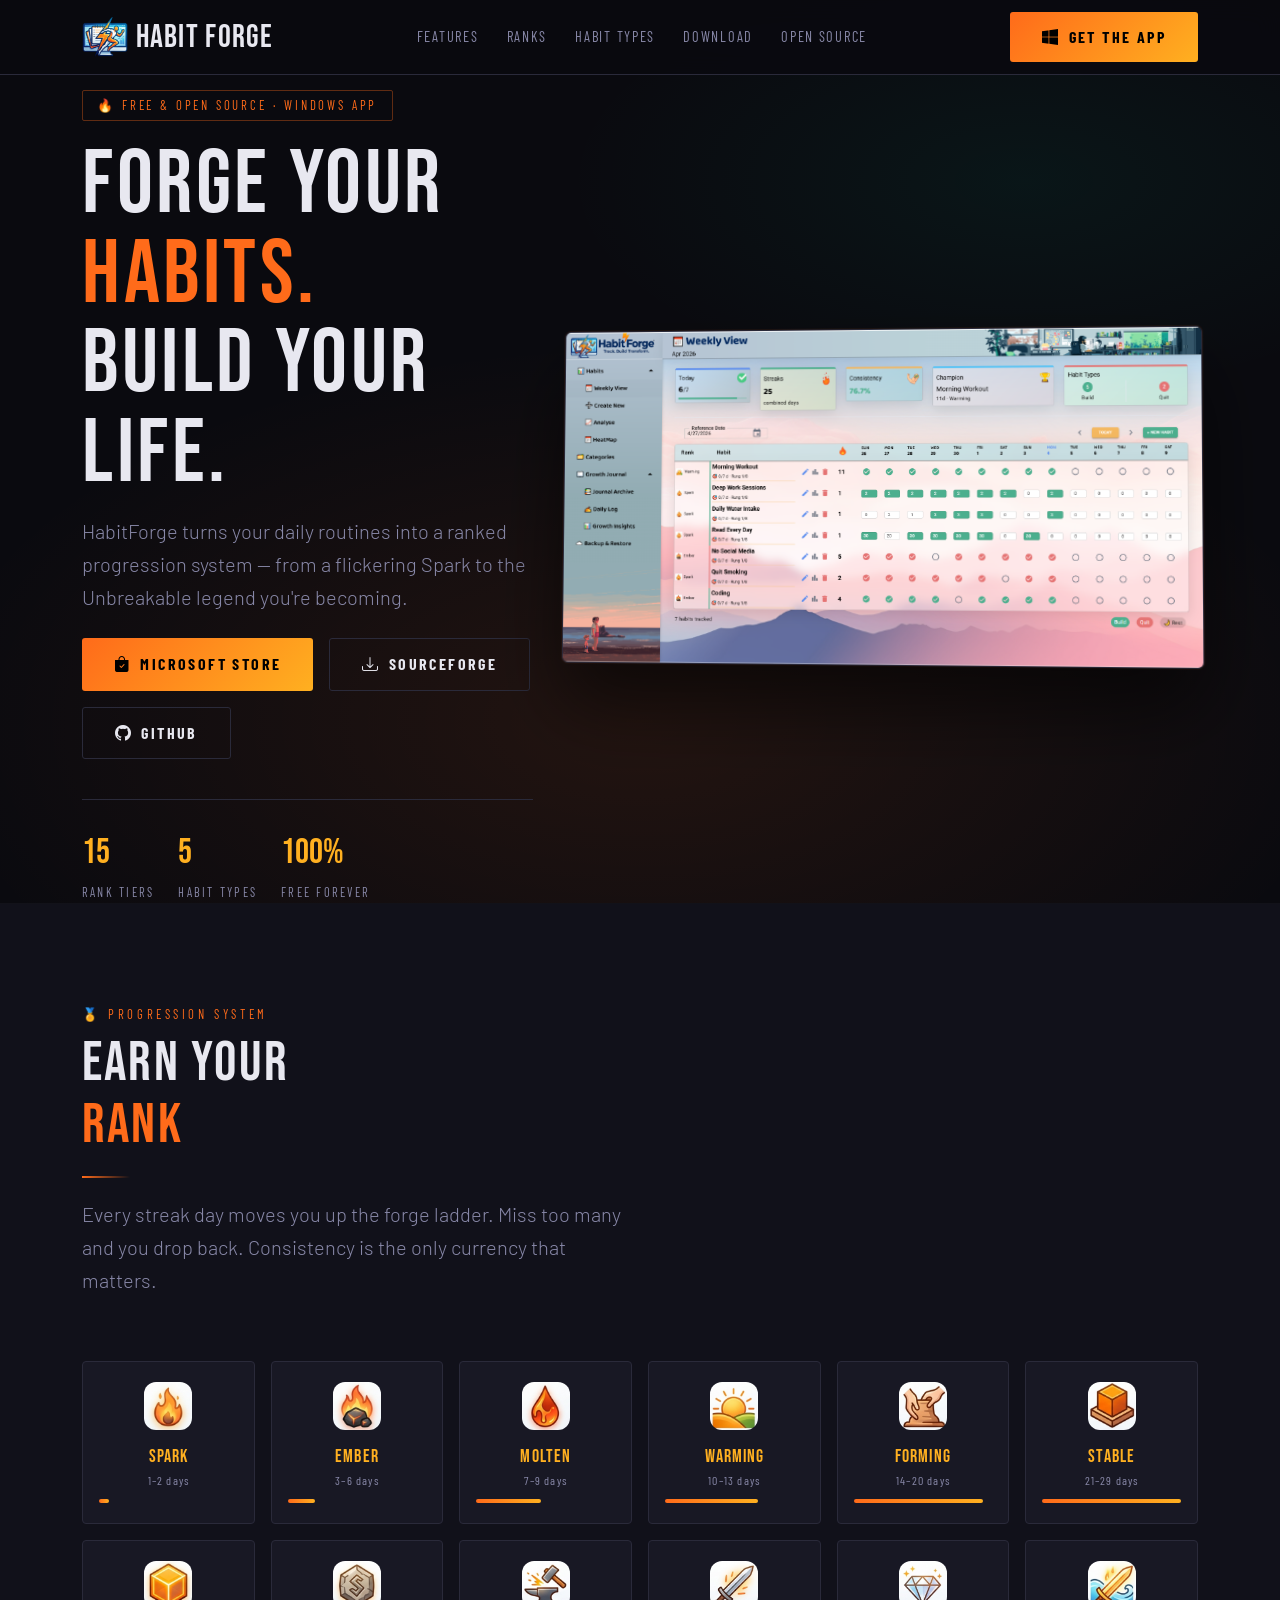
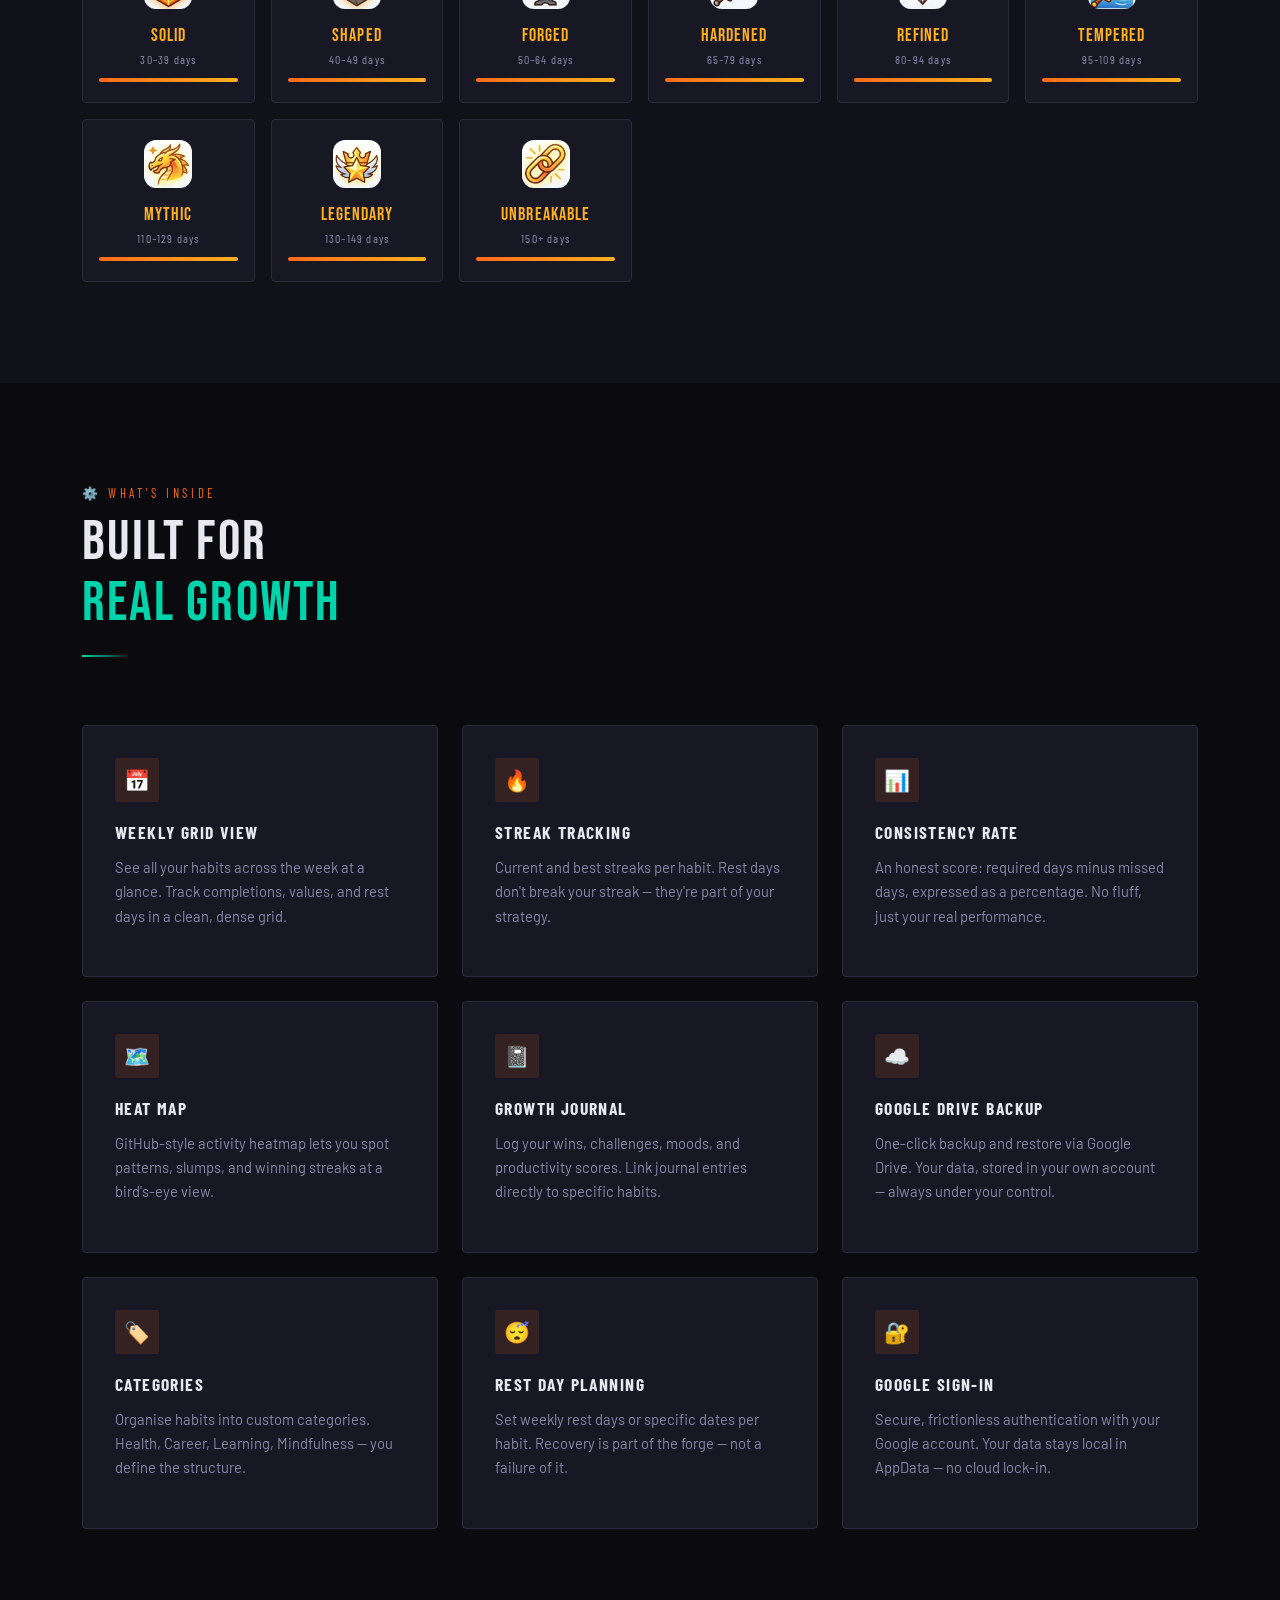
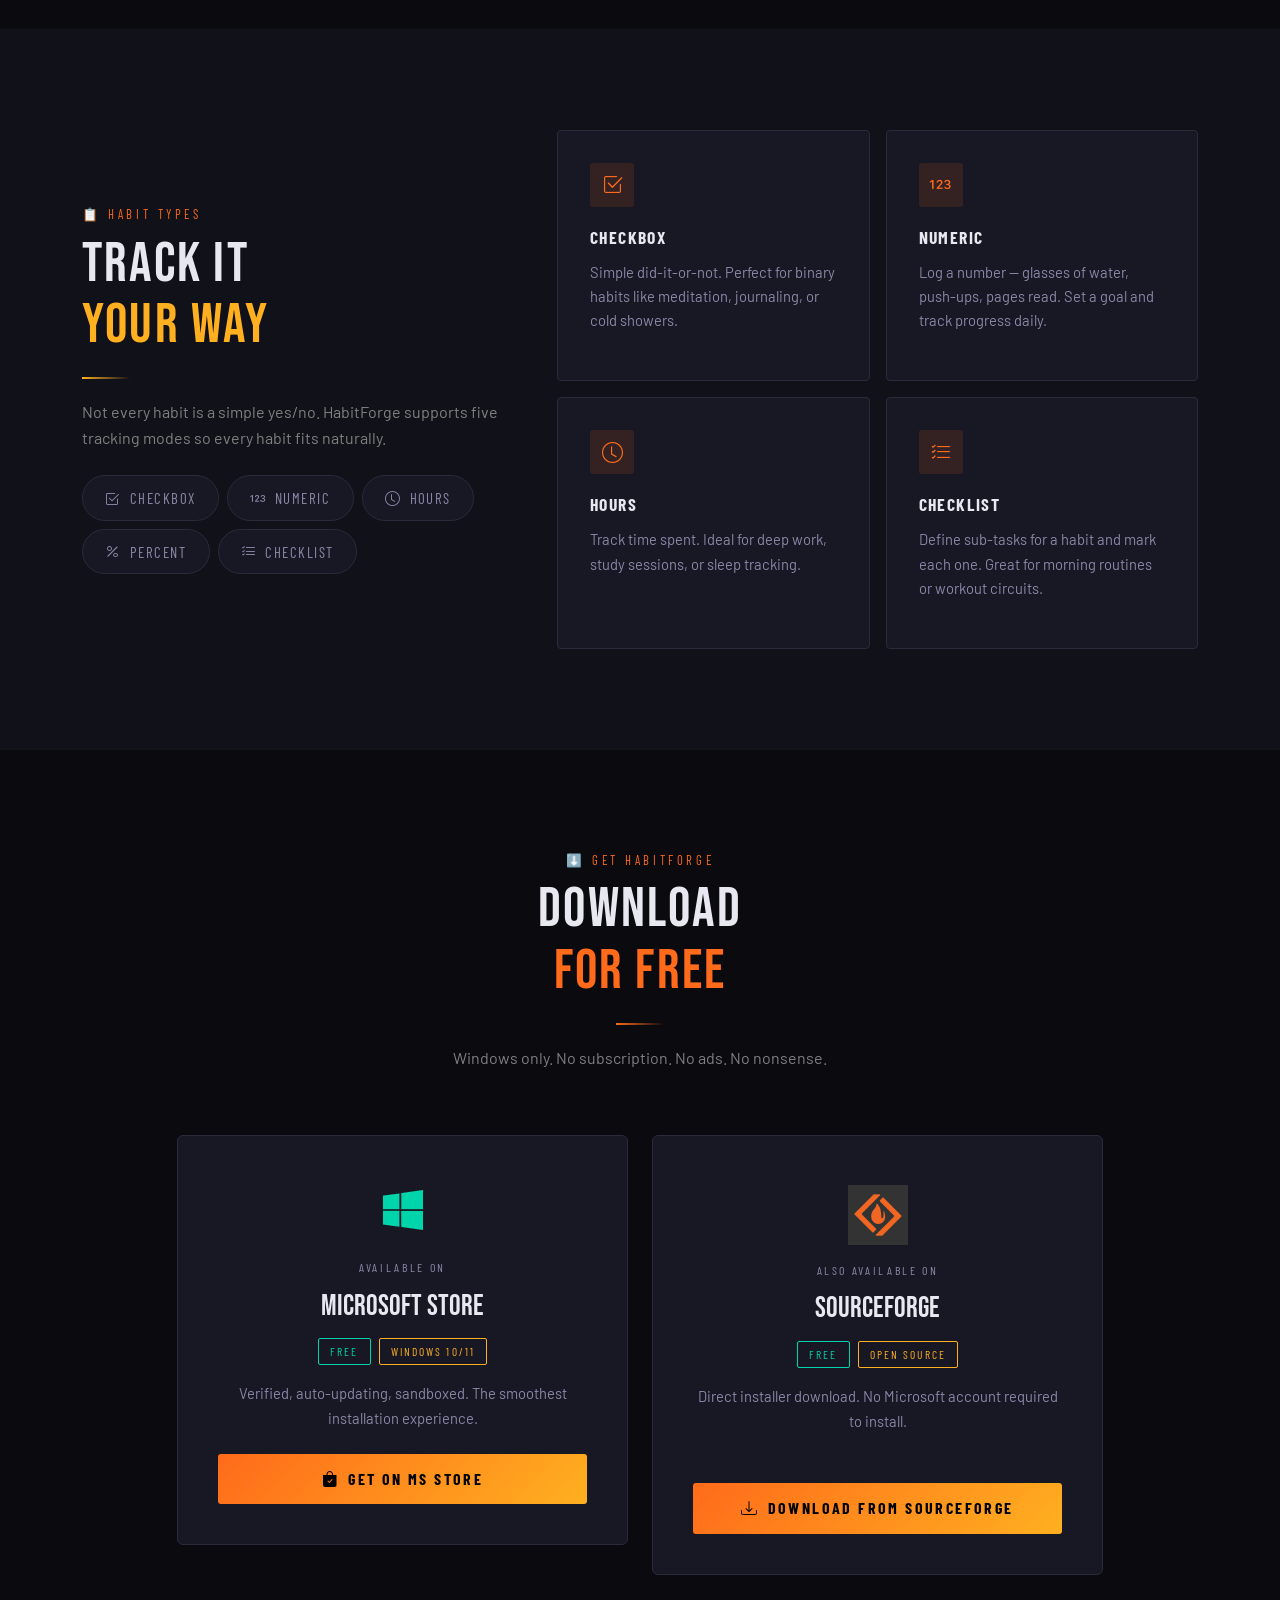
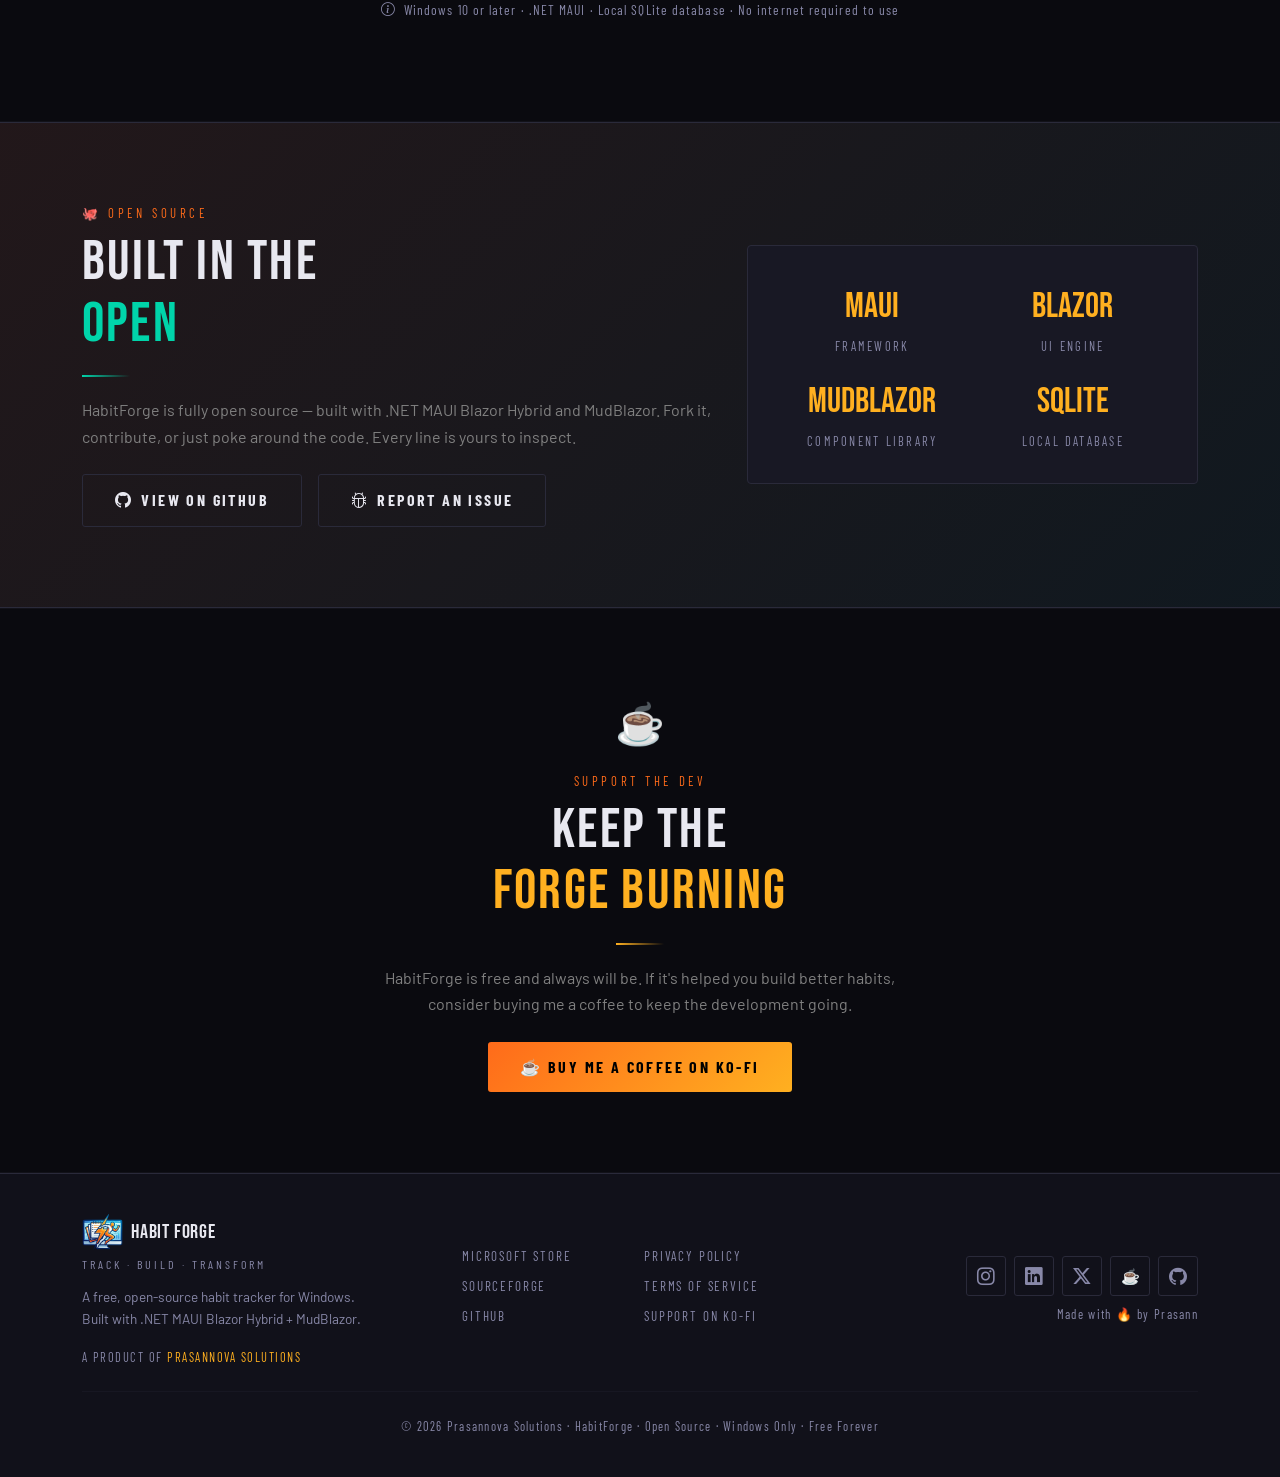
<file: index.html>
<!DOCTYPE html>
<html lang="en">
<head>
  <meta charset="UTF-8" />
  <meta name="viewport" content="width=device-width, initial-scale=1.0" />
  <title>HabitForge – Track. Build. Transform.</title>

  <!-- Bootstrap 5 -->
  <link href="https://cdn.jsdelivr.net/npm/bootstrap@5.3.3/dist/css/bootstrap.min.css" rel="stylesheet" />
  <!-- Bootstrap Icons -->
  <link href="https://cdn.jsdelivr.net/npm/bootstrap-icons@1.11.3/font/bootstrap-icons.min.css" rel="stylesheet" />
  <!-- Google Fonts -->
  <link href="https://fonts.googleapis.com/css2?family=Bebas+Neue&family=Barlow:wght@300;400;500;600;700&family=Barlow+Condensed:wght@400;600;700&display=swap" rel="stylesheet" />
<link href="staticFiles/styles.css" rel="stylesheet" />

</head>
<body>

  <!-- ============================================================
       NAV
  ============================================================ -->
<nav class="hf-nav">
    <div class="container">
        <div class="row align-items-center">
            
            <div class="col-auto">
                <a href="#hero"
                   class="d-flex align-items-center gap-2 text-decoration-none">

                    <img src="images/Logo3.png"
                         alt="HabitForge icon"
                         style="height: 40px; width: auto;" />

                    <h2 class="m-0">Habit Forge</h2>
                </a>
            </div>

            <div class="col d-none d-lg-flex justify-content-center gap-1">
                <a class="nav-link-hf" href="#features">Features</a>
                <a class="nav-link-hf" href="#ranks">Ranks</a>
                <a class="nav-link-hf" href="#habit-types">Habit Types</a>
                <a class="nav-link-hf" href="#download">Download</a>
                <a class="nav-link-hf" href="#opensource">Open Source</a>
            </div>

            <div class="col-auto">
                <a href="https://apps.microsoft.com/detail/9NFV4D7M2XWF"
                   target="_blank"
                   class="btn-forge btn-primary-forge">
                    <i class="bi bi-windows"></i> Get the App
                </a>
            </div>

        </div>
    </div>
</nav>

  <!-- ============================================================
       HERO
  ============================================================ -->
  <section class="hero-section" id="hero">
    <div class="container">
      <div class="row align-items-center gy-5">

        <!-- Left copy -->
        <div class="col-lg-5">
          <div class="hero-badge">🔥 Free &amp; Open Source · Windows App</div>
          <h1 class="hero-title">FORGE YOUR<br><span class="accent">HABITS.</span><br>BUILD YOUR<br>LIFE.</h1>
          <p class="hero-subtitle">
            HabitForge turns your daily routines into a ranked progression system — from a flickering Spark to the Unbreakable legend you're becoming.
          </p>

          <div class="d-flex flex-wrap gap-3 mt-4">
            <a href="https://apps.microsoft.com/detail/9NFV4D7M2XWF" target="_blank" class="btn-forge btn-primary-forge">
              <i class="bi bi-bag-check-fill"></i> Microsoft Store
            </a>
            <a href="https://sourceforge.net/projects/habit-forge/" target="_blank" class="btn-forge btn-secondary-forge">
              <i class="bi bi-download"></i> SourceForge
            </a>
            <a href="https://github.com/PrasannTheDeveloper/Habit-Forge" target="_blank" class="btn-forge btn-secondary-forge">
              <i class="bi bi-github"></i> GitHub
            </a>
          </div>

          <!-- Hero stats -->
          <div class="hero-stats">
            <div class="row g-4">
              <div class="col-auto">
                <div class="stat-value">15</div>
                <div class="stat-label">Rank Tiers</div>
              </div>
              <div class="col-auto">
                <div class="stat-value">5</div>
                <div class="stat-label">Habit Types</div>
              </div>
              <div class="col-auto">
                <div class="stat-value">100%</div>
                <div class="stat-label">Free Forever</div>
              </div>
            </div>
          </div>
        </div>

        <!-- Right screenshot -->
        <div class="col-lg-7">
          <img
            src="images/WeeklyScreenshot.png"
            alt="HabitForge weekly view screenshot"
            class="hero-screenshot w-100"
          />
        </div>

      </div>
    </div>
  </section>

  <hr class="section-sep" />

  <!-- ============================================================
       RANK SYSTEM
  ============================================================ -->
  <section class="ranks-section" id="ranks">
    <div class="container">
      <div class="row mb-5">
        <div class="col-lg-6">
          <span class="section-eyebrow">🏅 Progression System</span>
          <h2 class="section-title">EARN YOUR<br><span class="orange">RANK</span></h2>
          <div class="section-divider"></div>
          <p class="hero-subtitle">
            Every streak day moves you up the forge ladder. Miss too many and you drop back. Consistency is the only currency that matters.
          </p>
        </div>
      </div>

        <!-- Rank grid -->
<div class="row g-3">
  <!-- Row 1 - entry -->
  <div class="col-6 col-sm-4 col-md-3 col-xl-2">
    <div class="rank-card">
      <div class="rank-icon">
        <img src="images/Ranks/Spark.png" alt="Spark" class="rank-image">
      </div>
      <div class="rank-name">Spark</div>
      <div class="rank-streak">1–2 days</div>
      <div class="streak-bar mt-2" style="width:7%"></div>
    </div>
  </div>
  <div class="col-6 col-sm-4 col-md-3 col-xl-2">
    <div class="rank-card">
      <div class="rank-icon">
        <img src="images/Ranks/Ember.png" alt="Ember" class="rank-image">
      </div>
      <div class="rank-name">Ember</div>
      <div class="rank-streak">3–6 days</div>
      <div class="streak-bar mt-2" style="width:20%"></div>
    </div>
  </div>
  <div class="col-6 col-sm-4 col-md-3 col-xl-2">
    <div class="rank-card">
      <div class="rank-icon">
        <img src="images/Ranks/Molten.png" alt="Molten" class="rank-image">
      </div>
      <div class="rank-name">Molten</div>
      <div class="rank-streak">7–9 days</div>
      <div class="streak-bar mt-2" style="width:47%"></div>
    </div>
  </div>
  <div class="col-6 col-sm-4 col-md-3 col-xl-2">
    <div class="rank-card">
      <div class="rank-icon">
        <img src="images/Ranks/Warming.png" alt="Warming" class="rank-image">
      </div>
      <div class="rank-name">Warming</div>
      <div class="rank-streak">10–13 days</div>
      <div class="streak-bar mt-2" style="width:67%"></div>
    </div>
  </div>
  <div class="col-6 col-sm-4 col-md-3 col-xl-2">
    <div class="rank-card">
      <div class="rank-icon">
        <img src="images/Ranks/Forming.png" alt="Forming" class="rank-image">
      </div>
      <div class="rank-name">Forming</div>
      <div class="rank-streak">14–20 days</div>
      <div class="streak-bar mt-2" style="width:93%"></div>
    </div>
  </div>
  <div class="col-6 col-sm-4 col-md-3 col-xl-2">
    <div class="rank-card">
      <div class="rank-icon">
        <img src="images/Ranks/Stable.png" alt="Stable" class="rank-image">
      </div>
      <div class="rank-name">Stable</div>
      <div class="rank-streak">21–29 days</div>
      <div class="streak-bar mt-2" style="width:100%"></div>
    </div>
  </div>

  <!-- Row 2 - mid -->
  <div class="col-6 col-sm-4 col-md-3 col-xl-2">
    <div class="rank-card">
      <div class="rank-icon">
        <img src="images/Ranks/Solid.png" alt="Solid" class="rank-image">
      </div>
      <div class="rank-name">Solid</div>
      <div class="rank-streak">30–39 days</div>
      <div class="streak-bar mt-2" style="width:100%"></div>
    </div>
  </div>
  <div class="col-6 col-sm-4 col-md-3 col-xl-2">
    <div class="rank-card">
      <div class="rank-icon">
        <img src="images/Ranks/Shaped.png" alt="Shaped" class="rank-image">
      </div>
      <div class="rank-name">Shaped</div>
      <div class="rank-streak">40–49 days</div>
      <div class="streak-bar mt-2" style="width:100%"></div>
    </div>
  </div>
  <div class="col-6 col-sm-4 col-md-3 col-xl-2">
    <div class="rank-card">
      <div class="rank-icon">
        <img src="images/Ranks/Forged.png" alt="Forged" class="rank-image">
      </div>
      <div class="rank-name">Forged</div>
      <div class="rank-streak">50–64 days</div>
      <div class="streak-bar mt-2" style="width:100%"></div>
    </div>
  </div>
  <div class="col-6 col-sm-4 col-md-3 col-xl-2">
    <div class="rank-card">
      <div class="rank-icon">
        <img src="images/Ranks/Hardened.png" alt="Hardened" class="rank-image">
      </div>
      <div class="rank-name">Hardened</div>
      <div class="rank-streak">65–79 days</div>
      <div class="streak-bar mt-2" style="width:100%"></div>
    </div>
  </div>
  <div class="col-6 col-sm-4 col-md-3 col-xl-2">
    <div class="rank-card">
      <div class="rank-icon">
        <img src="images/Ranks/Refined.png" alt="Refined" class="rank-image">
      </div>
      <div class="rank-name">Refined</div>
      <div class="rank-streak">80–94 days</div>
      <div class="streak-bar mt-2" style="width:100%"></div>
    </div>
  </div>
  <div class="col-6 col-sm-4 col-md-3 col-xl-2">
    <div class="rank-card">
      <div class="rank-icon">
        <img src="images/Ranks/Tempered.png" alt="Tempered" class="rank-image">
      </div>
      <div class="rank-name">Tempered</div>
      <div class="rank-streak">95–109 days</div>
      <div class="streak-bar mt-2" style="width:100%"></div>
    </div>
  </div>

  <!-- Row 3 - elite -->
  <div class="col-6 col-sm-4 col-md-3 col-xl-2">
    <div class="rank-card">
      <div class="rank-icon">
        <img src="images/Ranks/Mythic.png" alt="Mythic" class="rank-image">
      </div>
      <div class="rank-name">Mythic</div>
      <div class="rank-streak">110–129 days</div>
      <div class="streak-bar mt-2" style="width:100%"></div>
    </div>
  </div>
  <div class="col-6 col-sm-4 col-md-3 col-xl-2">
    <div class="rank-card">
      <div class="rank-icon">
        <img src="images/Ranks/Legendary.png" alt="Legendary" class="rank-image">
      </div>
      <div class="rank-name">Legendary</div>
      <div class="rank-streak">130–149 days</div>
      <div class="streak-bar mt-2" style="width:100%"></div>
    </div>
  </div>
  <div class="col-6 col-sm-4 col-md-3 col-xl-2">
    <div class="rank-card">
      <div class="rank-icon">
        <img src="images/Ranks/Unbreakable.png" alt="Unbreakable" class="rank-image">
      </div>
      <div class="rank-name">Unbreakable</div>
      <div class="rank-streak">150+ days</div>
      <div class="streak-bar mt-2" style="width:100%"></div>
    </div>
  </div>
</div>
      </div>
    </div>
  </section>

  <hr class="section-sep" />

  <!-- ============================================================
       FEATURES
  ============================================================ -->
  <section class="features-section" id="features">
    <div class="container">
      <div class="row mb-5">
        <div class="col-lg-5">
          <span class="section-eyebrow">⚙️ What's Inside</span>
          <h2 class="section-title">BUILT FOR<br><span class="teal">REAL GROWTH</span></h2>
          <div class="section-divider" style="background: linear-gradient(90deg, var(--forge-teal), transparent);"></div>
        </div>
      </div>

      <div class="row g-4">
        <div class="col-md-6 col-lg-4">
          <div class="feature-card">
            <div class="feature-icon">📅</div>
            <div class="feature-title">Weekly Grid View</div>
            <p class="feature-desc">See all your habits across the week at a glance. Track completions, values, and rest days in a clean, dense grid.</p>
          </div>
        </div>
        <div class="col-md-6 col-lg-4">
          <div class="feature-card">
            <div class="feature-icon">🔥</div>
            <div class="feature-title">Streak Tracking</div>
            <p class="feature-desc">Current and best streaks per habit. Rest days don't break your streak — they're part of your strategy.</p>
          </div>
        </div>
        <div class="col-md-6 col-lg-4">
          <div class="feature-card">
            <div class="feature-icon">📊</div>
            <div class="feature-title">Consistency Rate</div>
            <p class="feature-desc">An honest score: required days minus missed days, expressed as a percentage. No fluff, just your real performance.</p>
          </div>
        </div>
        <div class="col-md-6 col-lg-4">
          <div class="feature-card">
            <div class="feature-icon">🗺️</div>
            <div class="feature-title">Heat Map</div>
            <p class="feature-desc">GitHub-style activity heatmap lets you spot patterns, slumps, and winning streaks at a bird's-eye view.</p>
          </div>
        </div>
        <div class="col-md-6 col-lg-4">
          <div class="feature-card">
            <div class="feature-icon">📓</div>
            <div class="feature-title">Growth Journal</div>
            <p class="feature-desc">Log your wins, challenges, moods, and productivity scores. Link journal entries directly to specific habits.</p>
          </div>
        </div>
        <div class="col-md-6 col-lg-4">
          <div class="feature-card">
            <div class="feature-icon">☁️</div>
            <div class="feature-title">Google Drive Backup</div>
            <p class="feature-desc">One-click backup and restore via Google Drive. Your data, stored in your own account — always under your control.</p>
          </div>
        </div>
        <div class="col-md-6 col-lg-4">
          <div class="feature-card">
            <div class="feature-icon">🏷️</div>
            <div class="feature-title">Categories</div>
            <p class="feature-desc">Organise habits into custom categories. Health, Career, Learning, Mindfulness — you define the structure.</p>
          </div>
        </div>
        <div class="col-md-6 col-lg-4">
          <div class="feature-card">
            <div class="feature-icon">😴</div>
            <div class="feature-title">Rest Day Planning</div>
            <p class="feature-desc">Set weekly rest days or specific dates per habit. Recovery is part of the forge — not a failure of it.</p>
          </div>
        </div>
        <div class="col-md-6 col-lg-4">
          <div class="feature-card">
            <div class="feature-icon">🔐</div>
            <div class="feature-title">Google Sign-in</div>
            <p class="feature-desc">Secure, frictionless authentication with your Google account. Your data stays local in AppData — no cloud lock-in.</p>
          </div>
        </div>
      </div>
    </div>
  </section>

  <hr class="section-sep" />

  <!-- ============================================================
       HABIT TYPES
  ============================================================ -->
  <section class="types-section" id="habit-types">
    <div class="container">
      <div class="row align-items-center gy-5">
        <div class="col-lg-5">
          <span class="section-eyebrow">📋 Habit Types</span>
          <h2 class="section-title">TRACK IT<br><span class="amber">YOUR WAY</span></h2>
          <div class="section-divider" style="background: linear-gradient(90deg, var(--forge-amber), transparent);"></div>
          <p class="text-muted mb-4" style="color: gray !important;">
            Not every habit is a simple yes/no. HabitForge supports five tracking modes so every habit fits naturally.
          </p>
          <div class="d-flex flex-wrap gap-2">
            <span class="type-pill"><i class="bi bi-check2-square"></i> Checkbox</span>
            <span class="type-pill"><i class="bi bi-123"></i> Numeric</span>
            <span class="type-pill"><i class="bi bi-clock"></i> Hours</span>
            <span class="type-pill"><i class="bi bi-percent"></i> Percent</span>
            <span class="type-pill"><i class="bi bi-list-check"></i> Checklist</span>
          </div>
        </div>
        <div class="col-lg-7">
          <div class="row g-3">
            <div class="col-6">
              <div class="feature-card">
                <div class="feature-icon"><i class="bi bi-check2-square"></i></div>
                <div class="feature-title">Checkbox</div>
                <p class="feature-desc">Simple did-it-or-not. Perfect for binary habits like meditation, journaling, or cold showers.</p>
              </div>
            </div>
            <div class="col-6">
              <div class="feature-card">
                <div class="feature-icon"><i class="bi bi-123"></i></div>
                <div class="feature-title">Numeric</div>
                <p class="feature-desc">Log a number — glasses of water, push-ups, pages read. Set a goal and track progress daily.</p>
              </div>
            </div>
            <div class="col-6">
              <div class="feature-card">
                <div class="feature-icon"><i class="bi bi-clock"></i></div>
                <div class="feature-title">Hours</div>
                <p class="feature-desc">Track time spent. Ideal for deep work, study sessions, or sleep tracking.</p>
              </div>
            </div>
            <div class="col-6">
              <div class="feature-card">
                <div class="feature-icon"><i class="bi bi-list-check"></i></div>
                <div class="feature-title">Checklist</div>
                <p class="feature-desc">Define sub-tasks for a habit and mark each one. Great for morning routines or workout circuits.</p>
              </div>
            </div>
          </div>
        </div>
      </div>
    </div>
  </section>

  <hr class="section-sep" />

  <!-- ============================================================
       DOWNLOAD
  ============================================================ -->
  <section class="download-section" id="download">
    <div class="container">
      <div class="row justify-content-center mb-5">
        <div class="col-lg-7 text-center">
          <span class="section-eyebrow">⬇️ Get HabitForge</span>
          <h2 class="section-title">DOWNLOAD<br><span class="orange">FOR FREE</span></h2>
          <div class="section-divider mx-auto"></div>
          <p class="text-muted" style="color: gray !important;">Windows only. No subscription. No ads. No nonsense.</p>
        </div>
      </div>

      <div class="row g-4 justify-content-center">
        <!-- MS Store -->
        <div class="col-md-5">
          <div class="download-card text-center">
            <div class="fs-1 mb-3"><i class="bi bi-windows" style="color: var(--forge-teal);"></i></div>
            <div class="download-platform">Available on</div>
            <div class="download-name mb-2">Microsoft Store</div>
            <div class="d-flex gap-2 justify-content-center mb-3">
              <span class="download-badge badge-free">Free</span>
              <span class="download-badge badge-os">Windows 10/11</span>
            </div>
            <p class="feature-desc mb-4">Verified, auto-updating, sandboxed. The smoothest installation experience.</p>
            <a href="https://apps.microsoft.com/detail/9NFV4D7M2XWF" target="_blank" class="btn-forge btn-primary-forge w-100 justify-content-center">
              <i class="bi bi-bag-check-fill"></i> Get on MS Store
            </a>
          </div>
        </div>

        <!-- SourceForge -->
        <div class="col-md-5">
          <div class="download-card text-center">
            <div class="fs-1 mb-3" style="color: var(--forge-amber);">
                <img src="images/sourceforgeLogo.jpg" alt="SourceForge icon" style="height: 1.5em; width: auto;" />
            </div>
            <div class="download-platform">Also available on</div>
            <div class="download-name mb-2">SourceForge</div>
            <div class="d-flex gap-2 justify-content-center mb-3">
              <span class="download-badge badge-free">Free</span>
              <span class="download-badge badge-os">Open Source</span>
            </div>
            <p class="feature-desc mb-4">Direct installer download. No Microsoft account required to install.</p><br>
            <a href="https://sourceforge.net/projects/habit-forge/" target="_blank" class="btn-forge btn-primary-forge w-100 justify-content-center">
              <i class="bi bi-download"></i> Download from SourceForge
            </a>
          </div>
        </div>
      </div>

      <!-- System req note -->
      <div class="row justify-content-center mt-4">
        <div class="col-lg-6">
          <div class="text-center" style="color: var(--forge-muted); font-size: .85rem; font-family: var(--font-cond); letter-spacing: .08em;">
            <i class="bi bi-info-circle me-1"></i>
            Windows 10 or later · .NET MAUI · Local SQLite database · No internet required to use
          </div>
        </div>
      </div>
    </div>
  </section>

  <hr class="section-sep" />

  <!-- ============================================================
       OPEN SOURCE
  ============================================================ -->
  <section class="oss-section" id="opensource">
    <div class="container">
      <div class="row align-items-center gy-4">
        <div class="col-lg-7">
          <span class="section-eyebrow">🐙 Open Source</span>
          <h2 class="section-title">BUILT IN THE<br><span class="teal">OPEN</span></h2>
          <div class="section-divider" style="background: linear-gradient(90deg, var(--forge-teal), transparent);"></div>
          <p class="text-muted mb-4" style="color: gray !important;">
            HabitForge is fully open source — built with .NET MAUI Blazor Hybrid and MudBlazor. Fork it, contribute, or just poke around the code. Every line is yours to inspect.
          </p>
          <div class="d-flex flex-wrap gap-3">
            <a href="https://github.com/PrasannTheDeveloper/Habit-Forge" target="_blank" class="btn-forge btn-secondary-forge">
              <i class="bi bi-github"></i> View on GitHub
            </a>
            <a href="https://github.com/PrasannTheDeveloper/Habit-Forge/issues" target="_blank" class="btn-forge btn-secondary-forge">
              <i class="bi bi-bug"></i> Report an Issue
            </a>
          </div>
        </div>
        <div class="col-lg-5">
          <div class="feature-card">
            <div class="row g-3 text-center">
              <div class="col-6">
                <div class="stat-value">MAUI</div>
                <div class="stat-label">Framework</div>
              </div>
              <div class="col-6">
                <div class="stat-value">Blazor</div>
                <div class="stat-label">UI Engine</div>
              </div>
              <div class="col-6">
                <div class="stat-value">MudBlazor</div>
                <div class="stat-label">Component Library</div>
              </div>
              <div class="col-6">
                <div class="stat-value">SQLite</div>
                <div class="stat-label">Local Database</div>
              </div>
            </div>
          </div>
        </div>
      </div>
    </div>
  </section>

  <hr class="section-sep" />

  <!-- ============================================================
       SUPPORT / KO-FI
  ============================================================ -->
  <section style="padding: 80px 0; background: var(--forge-black);" id="support">
    <div class="container">
      <div class="row justify-content-center text-center">
        <div class="col-lg-6">
          <div style="font-size: 2.5rem; margin-bottom: 1rem;">☕</div>
          <span class="section-eyebrow">Support the Dev</span>
          <h2 class="section-title">KEEP THE<br><span class="amber">FORGE BURNING</span></h2>
          <div class="section-divider mx-auto" style="background: linear-gradient(90deg, var(--forge-amber), transparent);"></div>
          <p class="text-muted mb-4" style="color: gray !important;">
            HabitForge is free and always will be. If it's helped you build better habits, consider buying me a coffee to keep the development going.
          </p>
          <a href="https://ko-fi.com/prasannova_solutions" target="_blank" class="btn-forge btn-primary-forge">
            ☕ Buy Me a Coffee on Ko-fi
          </a>
        </div>
      </div>
    </div>
  </section>

  <hr class="section-sep" />

  <!-- ============================================================
       FOOTER
  ============================================================ -->
  <footer class="footer">
    <div class="container">
      <div class="row align-items-center gy-4">

        <!-- Brand -->
        <!-- Brand -->
<div class="col-lg-4">

    <div class="d-flex align-items-center gap-2 mb-2">

        <img src="images/Logo3.png"
             alt="HabitForge icon"
             style="height: 36px; width: auto;" />

        <h5 class="m-0">Habit Forge</h5>

    </div>

    <div class="hf-tagline-nav mb-3">
        Track · Build · Transform
    </div>

    <p style="color: var(--forge-muted); font-size: .85rem;">
        A free, open-source habit tracker for Windows.<br>
        Built with .NET MAUI Blazor Hybrid + MudBlazor.
    </p>

    <div style="
        color: var(--forge-muted);
        font-size: .78rem;
        font-family: var(--font-cond);
        letter-spacing: .12em;
        text-transform: uppercase;
        margin-top: .75rem;">
        
        A product of
        <span style="color: var(--forge-amber);">
            Prasannova Solutions
        </span>

    </div>

</div>

        <!-- Links -->
        <div class="col-lg-4">
          <div class="row g-2">
            <div class="col-6">
              <a href="https://apps.microsoft.com/detail/9NFV4D7M2XWF" target="_blank" class="footer-link d-block mb-2">Microsoft Store</a>
              <a href="https://sourceforge.net/projects/habit-forge/" target="_blank" class="footer-link d-block mb-2">SourceForge</a>
              <a href="https://github.com/PrasannTheDeveloper/Habit-Forge" target="_blank" class="footer-link d-block mb-2">GitHub</a>
            </div>
            <div class="col-6">
              <a href="PrivacyPolicy.html" class="footer-link d-block mb-2">Privacy Policy</a>
              <a href="TermsOfService.html" class="footer-link d-block mb-2">Terms of Service</a>
              <a href="https://ko-fi.com/prasannova_solutions" target="_blank" class="footer-link d-block mb-2">Support on Ko-fi</a>
            </div>
          </div>
        </div>

        <!-- Social -->
        <div class="col-lg-4">
          <div class="d-flex flex-wrap gap-2 justify-content-lg-end mb-2">
            <a href="https://instagram.com" target="_blank" class="social-icon" title="Instagram">
              <i class="bi bi-instagram"></i>
            </a>
            <a href="https://linkedin.com" target="_blank" class="social-icon" title="LinkedIn">
              <i class="bi bi-linkedin"></i>
            </a>
            <a href="https://x.com" target="_blank" class="social-icon" title="X / Twitter">
              <i class="bi bi-twitter-x"></i>
            </a>
            <a href="https://ko-fi.com" target="_blank" class="social-icon" title="Ko-fi" style="font-size:.95rem;">☕</a>
            <a href="https://github.com/PrasannTheDeveloper/Habit-Forge" target="_blank" class="social-icon" title="GitHub">
              <i class="bi bi-github"></i>
            </a>
          </div>
          <div class="text-lg-end" style="color: var(--forge-muted); font-size: .8rem; font-family: var(--font-cond); letter-spacing: .1em;">
            Made with 🔥 by Prasann
          </div>
        </div>

      </div>

      <hr style="border-color: var(--forge-border); margin: 1.5rem 0;" />

      <div class="row">
        <div class="col text-center" style="color: var(--forge-muted); font-size: .78rem; font-family: var(--font-cond); letter-spacing: .1em;">
          © 2026 Prasannova Solutions · HabitForge · Open Source · Windows Only · Free Forever
        </div>
      </div>
    </div>
  </footer>

  <script src="https://cdn.jsdelivr.net/npm/bootstrap@5.3.3/dist/js/bootstrap.bundle.min.js"></script>
</body>
</html>
</file>
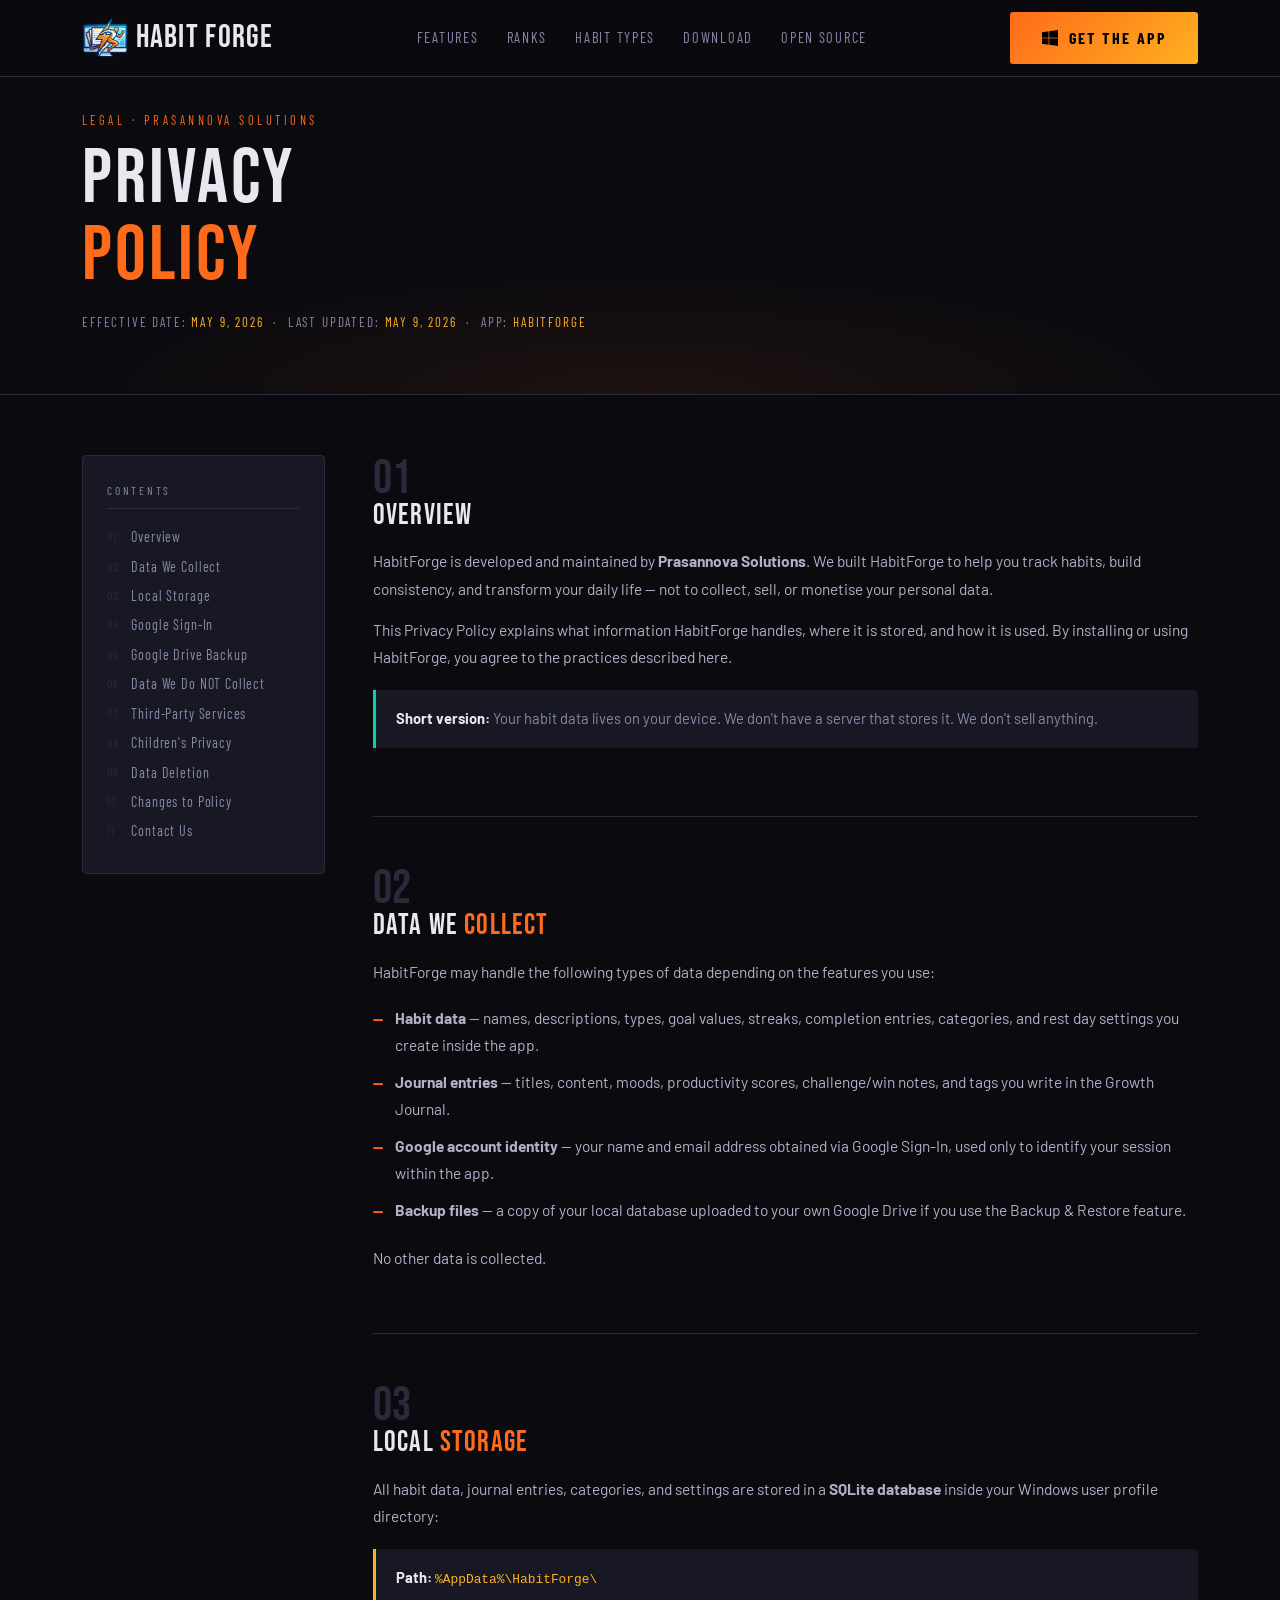
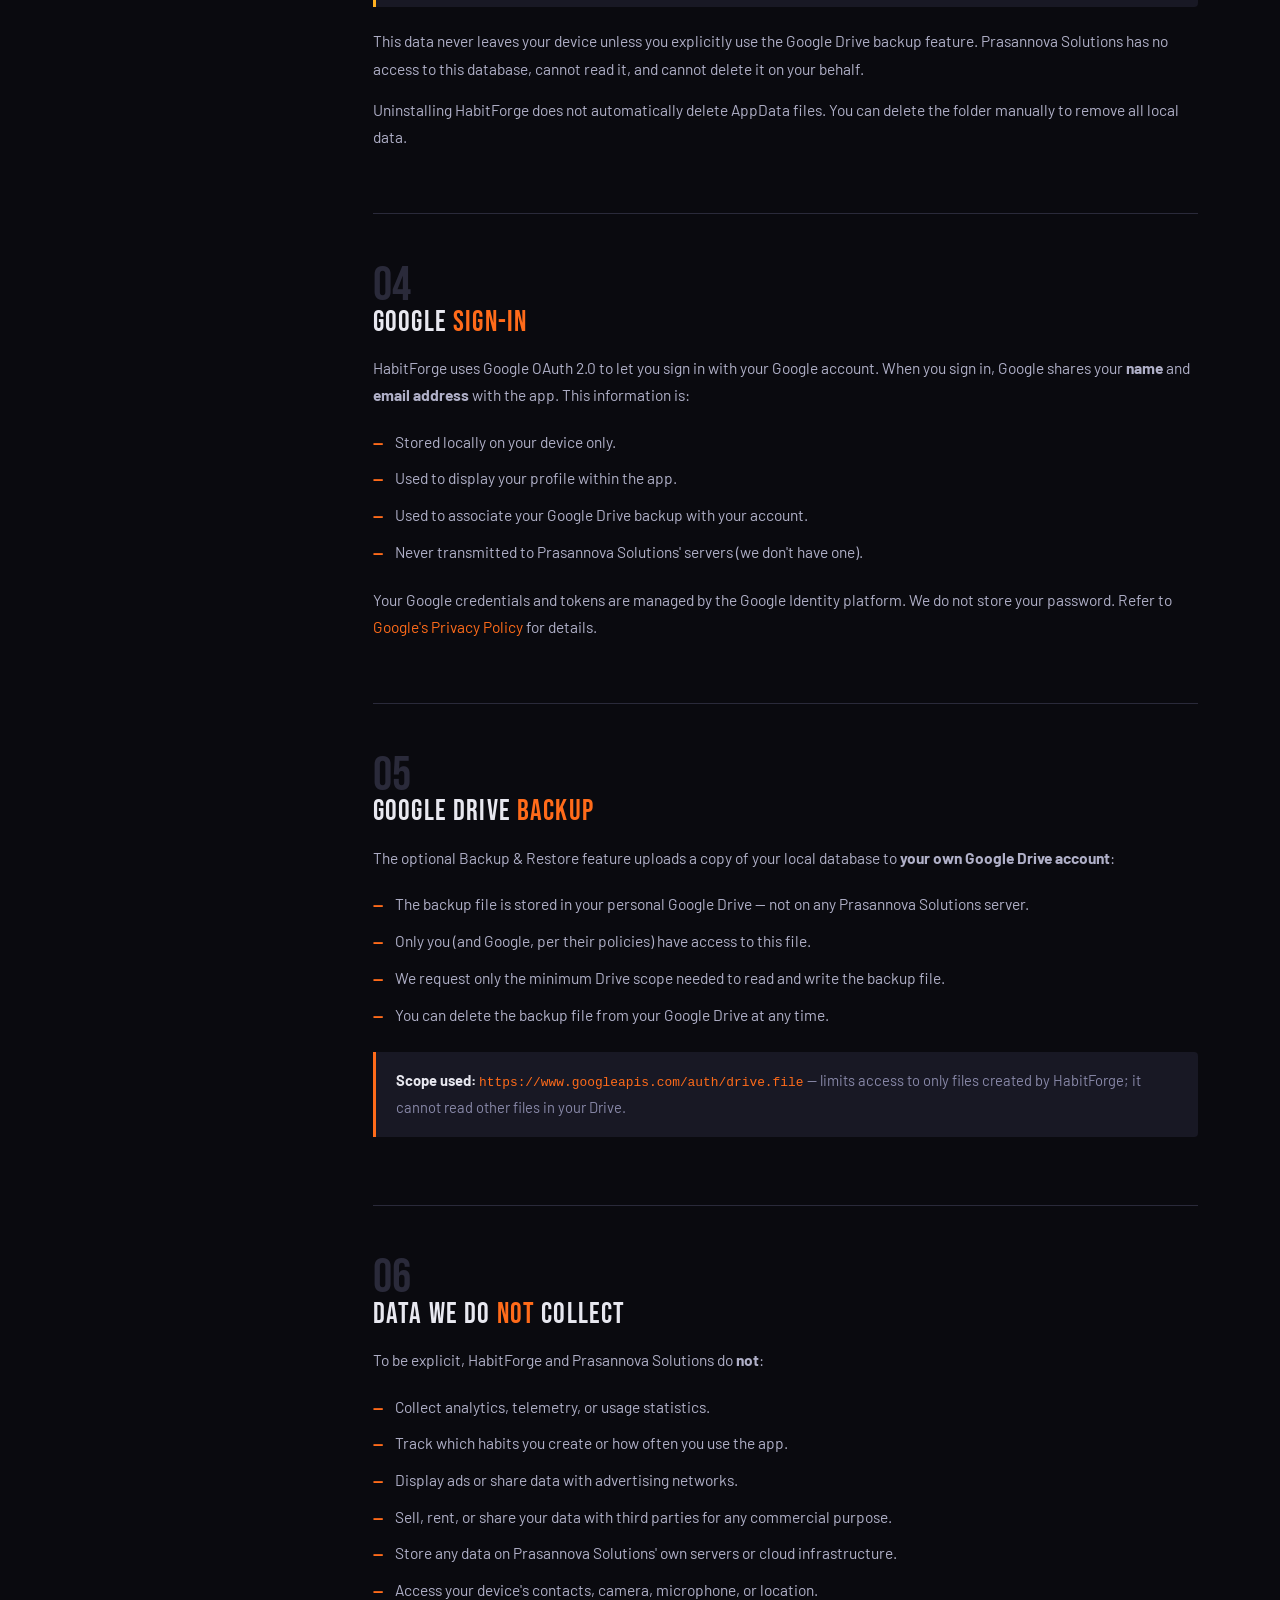
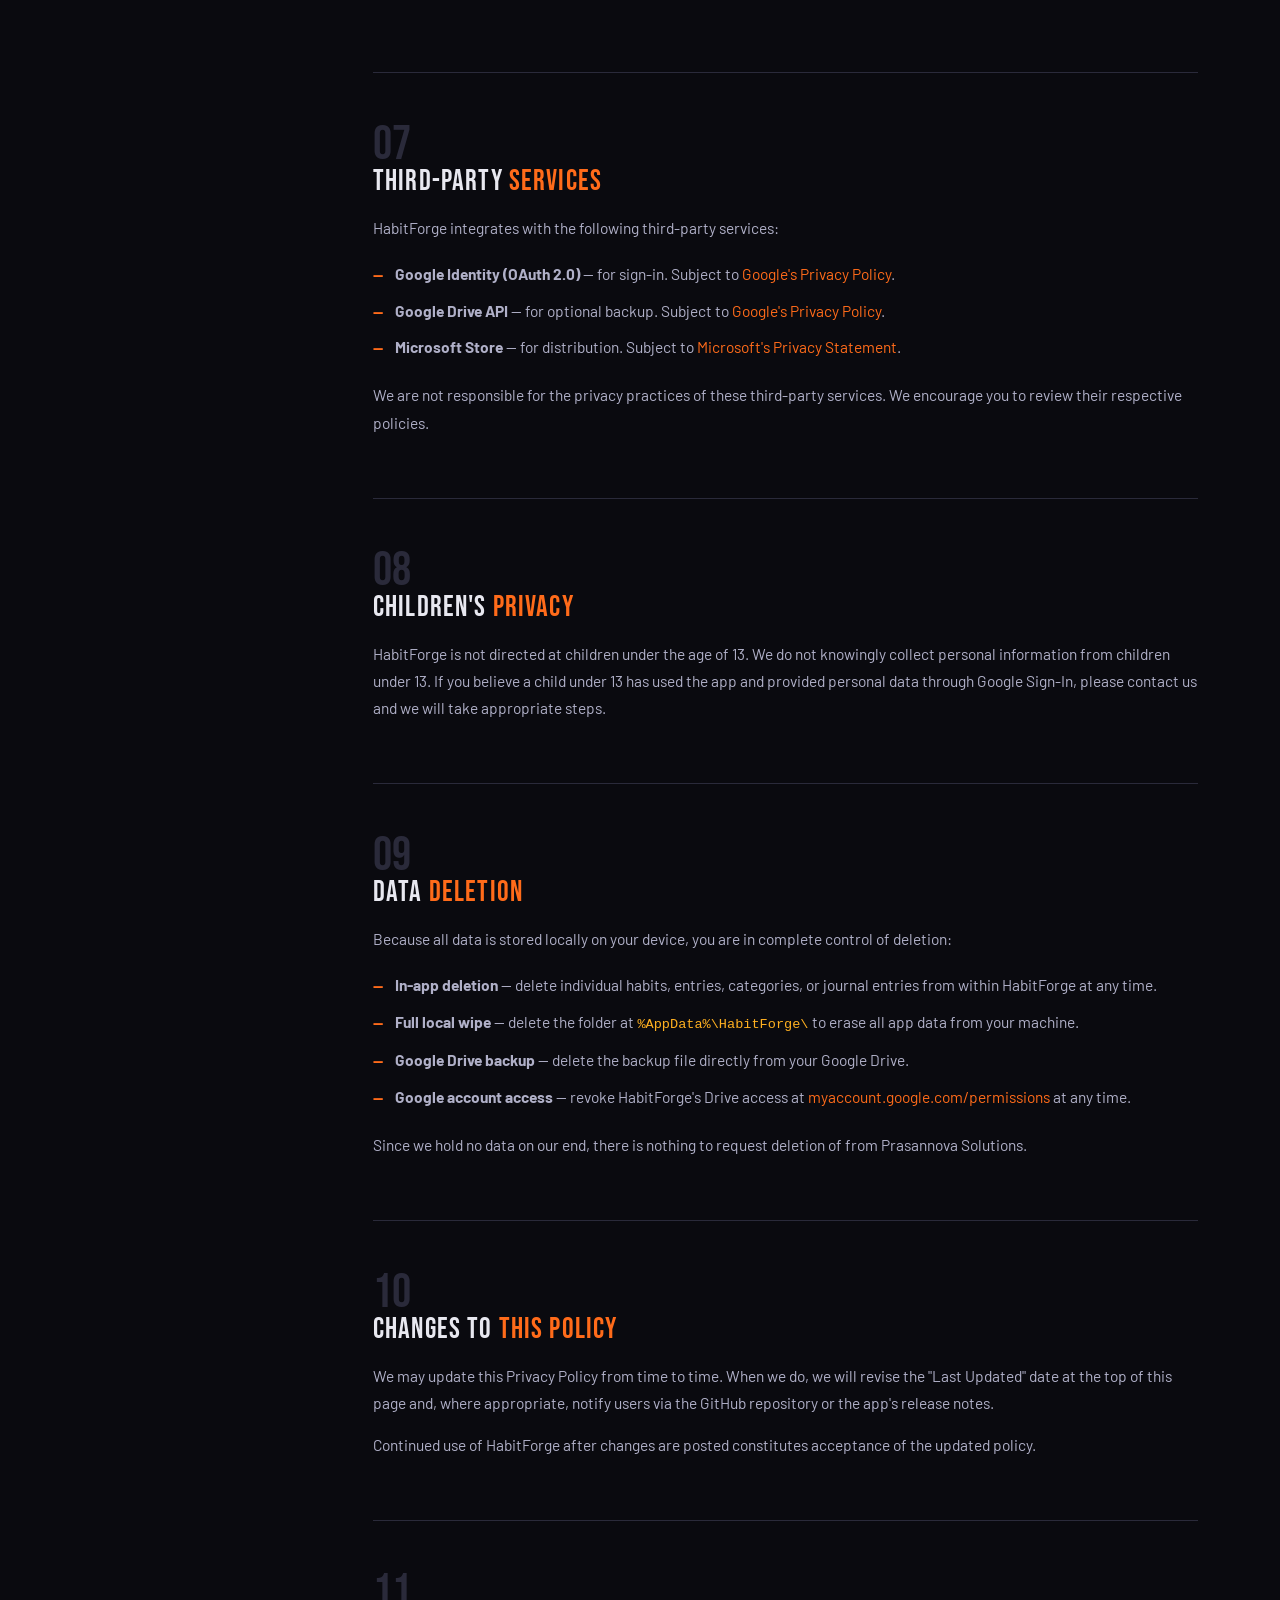
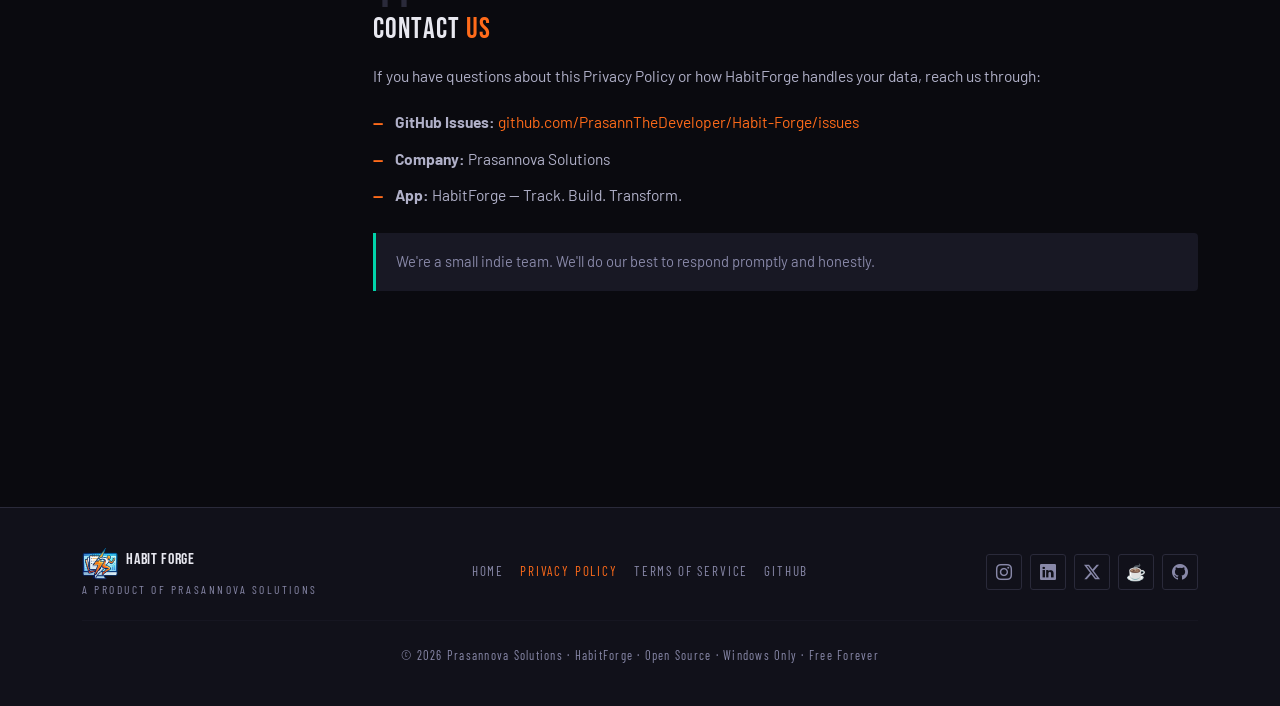
<file: PrivacyPolicy.html>
<!DOCTYPE html>
<html lang="en">
<head>
  <meta charset="UTF-8" />
  <meta name="viewport" content="width=device-width, initial-scale=1.0" />
  <title>Privacy Policy – HabitForge · Prasannova Solutions</title>

  <link href="https://cdn.jsdelivr.net/npm/bootstrap@5.3.3/dist/css/bootstrap.min.css" rel="stylesheet" />
  <link href="https://cdn.jsdelivr.net/npm/bootstrap-icons@1.11.3/font/bootstrap-icons.min.css" rel="stylesheet" />
  <link href="https://fonts.googleapis.com/css2?family=Bebas+Neue&family=Barlow:wght@300;400;500;600;700&family=Barlow+Condensed:wght@400;600;700&display=swap" rel="stylesheet" />
<link href="staticFiles/styles.css" rel="stylesheet" />

  <style>
    :root {
      --forge-black:  #0a0a0f;
      --forge-dark:   #11111a;
      --forge-panel:  #181824;
      --forge-border: #2a2a3a;
      --forge-orange: #ff6b1a;
      --forge-amber:  #ffb020;
      --forge-teal:   #00d4aa;
      --forge-text:   #e8e8f0;
      --forge-muted:  #8888a8;
      --font-display: 'Bebas Neue', sans-serif;
      --font-body:    'Barlow', sans-serif;
      --font-cond:    'Barlow Condensed', sans-serif;
    }

    *, *::before, *::after { box-sizing: border-box; margin: 0; padding: 0; }
    html { scroll-behavior: smooth; }

    body {
      background-color: var(--forge-black);
      color: var(--forge-text);
      font-family: var(--font-body);
      font-weight: 400;
      line-height: 1.75;
      overflow-x: hidden;
    }

    a { color: var(--forge-orange); text-decoration: none; }
    a:hover { text-decoration: underline; }
    img { max-width: 100%; }

    /* ── NAV ──────────────────────────────── */
    .hf-nav {
      position: fixed; top: 0; left: 0; width: 100%; z-index: 1000;
      background: rgba(10,10,15,.92);
      backdrop-filter: blur(12px);
      border-bottom: 1px solid var(--forge-border);
      padding: .75rem 0;
    }
    .nav-back {
      font-family: var(--font-cond);
      font-size: .85rem;
      letter-spacing: .14em;
      text-transform: uppercase;
      color: var(--forge-muted);
      display: inline-flex; align-items: center; gap: .4rem;
      transition: color .2s;
      text-decoration: none;
    }
    .nav-back:hover { color: var(--forge-orange); text-decoration: none; }

    /* ── HERO BANNER ──────────────────────── */
    .policy-hero {
      padding-top: 110px;
      padding-bottom: 60px;
      background:
        radial-gradient(ellipse 70% 50% at 50% 100%, rgba(255,107,26,.08) 0%, transparent 70%),
        var(--forge-black);
      border-bottom: 1px solid var(--forge-border);
    }
    .policy-eyebrow {
      font-family: var(--font-cond);
      font-size: .78rem;
      letter-spacing: .28em;
      text-transform: uppercase;
      color: var(--forge-orange);
      margin-bottom: .6rem;
      display: block;
    }
    .policy-title {
      font-family: var(--font-display);
      font-size: clamp(2.8rem, 6vw, 5rem);
      line-height: 1;
      letter-spacing: .04em;
    }
    .policy-meta {
      font-family: var(--font-cond);
      font-size: .82rem;
      letter-spacing: .14em;
      text-transform: uppercase;
      color: var(--forge-muted);
      margin-top: 1rem;
    }
    .policy-meta span { color: var(--forge-amber); }

    /* ── LAYOUT ───────────────────────────── */
    .policy-wrap { padding: 60px 0 100px; }

    .toc-sidebar {
      position: sticky;
      top: 90px;
      background: var(--forge-panel);
      border: 1px solid var(--forge-border);
      border-radius: 4px;
      padding: 1.5rem;
    }
    .toc-heading {
      font-family: var(--font-cond);
      font-size: .72rem;
      letter-spacing: .24em;
      text-transform: uppercase;
      color: var(--forge-muted);
      margin-bottom: 1rem;
      padding-bottom: .5rem;
      border-bottom: 1px solid var(--forge-border);
    }
    .toc-list { list-style: none; padding: 0; margin: 0; }
    .toc-list li { margin-bottom: .3rem; }
    .toc-list a {
      font-family: var(--font-cond);
      font-size: .88rem;
      letter-spacing: .06em;
      color: var(--forge-muted);
      display: flex; align-items: flex-start; gap: .4rem;
      transition: color .2s;
      text-decoration: none;
    }
    .toc-list a:hover { color: var(--forge-orange); }
    .toc-num {
      color: var(--forge-border);
      font-size: .75rem;
      min-width: 18px;
      padding-top: 1px;
    }

    /* ── CONTENT ──────────────────────────── */
    .policy-section {
      margin-bottom: 3rem;
      padding-bottom: 3rem;
      border-bottom: 1px solid var(--forge-border);
    }
    .policy-section:last-child { border-bottom: none; }

    .section-number {
      font-family: var(--font-display);
      font-size: 3rem;
      color: var(--forge-border);
      line-height: 1;
      margin-bottom: -.2rem;
    }
    .section-heading {
      font-family: var(--font-display);
      font-size: 1.8rem;
      letter-spacing: .04em;
      color: var(--forge-text);
      margin-bottom: 1rem;
    }
    .section-heading .accent { color: var(--forge-orange); }

    .policy-body p {
      color: #b0b0c8;
      margin-bottom: .9rem;
      font-size: .97rem;
    }
    .policy-body ul {
      list-style: none;
      padding: 0;
      margin: .5rem 0 1rem;
    }
    .policy-body ul li {
      color: #b0b0c8;
      font-size: .97rem;
      padding: .3rem 0 .3rem 1.4rem;
      position: relative;
    }
    .policy-body ul li::before {
      content: '—';
      position: absolute; left: 0;
      color: var(--forge-orange);
      font-weight: 700;
    }

    .callout {
      background: var(--forge-panel);
      border-left: 3px solid var(--forge-orange);
      border-radius: 0 4px 4px 0;
      padding: 1rem 1.25rem;
      margin: 1.25rem 0;
    }
    .callout.teal  { border-color: var(--forge-teal); }
    .callout.amber { border-color: var(--forge-amber); }
    .callout p { margin: 0; font-size: .92rem; color: var(--forge-muted); }
    .callout strong { color: var(--forge-text); }

    /* ── FOOTER ───────────────────────────── */
    .footer {
      background: var(--forge-dark);
      border-top: 1px solid var(--forge-border);
      padding: 2.5rem 0;
    }
    .footer-link {
      font-family: var(--font-cond);
      font-size: .82rem;
      letter-spacing: .14em;
      text-transform: uppercase;
      color: var(--forge-muted);
      transition: color .2s;
      text-decoration: none;
    }
    .footer-link:hover { color: var(--forge-orange); }
    .hf-tagline-nav {
      font-family: var(--font-cond);
      font-size: .72rem;
      letter-spacing: .22em;
      text-transform: uppercase;
      color: var(--forge-muted);
    }
    .social-icon {
      width: 36px; height: 36px;
      border: 1px solid var(--forge-border);
      border-radius: 3px;
      display: inline-flex; align-items: center; justify-content: center;
      font-size: 1rem;
      color: var(--forge-muted);
      transition: all .2s;
      text-decoration: none;
    }
    .social-icon:hover { border-color: var(--forge-orange); color: var(--forge-orange); }
  </style>
</head>
<body>

  <!-- NAV -->
  <nav class="hf-nav">
    <div class="container">
      <div class="row align-items-center">
            
            <div class="col-auto">
                <a href="#hero"
                   class="d-flex align-items-center gap-2 text-decoration-none">

                    <img src="images/Logo3.png"
                         alt="HabitForge icon"
                         style="height: 40px; width: auto;" />

                    <h2 class="m-0" style="color: var(--forge-text);">Habit Forge</h2>
                </a>
            </div>

            <div class="col d-none d-lg-flex justify-content-center gap-1">
                <a class="nav-link-hf" href="#features">Features</a>
                <a class="nav-link-hf" href="#ranks">Ranks</a>
                <a class="nav-link-hf" href="#habit-types">Habit Types</a>
                <a class="nav-link-hf" href="#download">Download</a>
                <a class="nav-link-hf" href="#opensource">Open Source</a>
            </div>

            <div class="col-auto">
                <a href="https://apps.microsoft.com/detail/9NFV4D7M2XWF"
                   target="_blank"
                   class="btn-forge btn-primary-forge">
                    <i class="bi bi-windows"></i> Get the App
                </a>
            </div>

        </div>
    </div>
  </nav>

  <!-- HERO BANNER -->
  <div class="policy-hero">
    <div class="container">
      <span class="policy-eyebrow">Legal · Prasannova Solutions</span>
      <h1 class="policy-title">PRIVACY<br><span style="color:var(--forge-orange);">POLICY</span></h1>
      <div class="policy-meta">
        Effective Date: <span>May 9, 2026</span> &nbsp;·&nbsp;
        Last Updated: <span>May 9, 2026</span> &nbsp;·&nbsp;
        App: <span>HabitForge</span>
      </div>
    </div>
  </div>

  <!-- BODY -->
  <div class="policy-wrap">
    <div class="container">
      <div class="row gx-5 gy-4">

        <!-- SIDEBAR TOC -->
        <div class="col-lg-3 d-none d-lg-block">
          <div class="toc-sidebar">
            <div class="toc-heading">Contents</div>
            <ul class="toc-list">
              <li><a href="#s1"><span class="toc-num">01</span>Overview</a></li>
              <li><a href="#s2"><span class="toc-num">02</span>Data We Collect</a></li>
              <li><a href="#s3"><span class="toc-num">03</span>Local Storage</a></li>
              <li><a href="#s4"><span class="toc-num">04</span>Google Sign-In</a></li>
              <li><a href="#s5"><span class="toc-num">05</span>Google Drive Backup</a></li>
              <li><a href="#s6"><span class="toc-num">06</span>Data We Do NOT Collect</a></li>
              <li><a href="#s7"><span class="toc-num">07</span>Third-Party Services</a></li>
              <li><a href="#s8"><span class="toc-num">08</span>Children's Privacy</a></li>
              <li><a href="#s9"><span class="toc-num">09</span>Data Deletion</a></li>
              <li><a href="#s10"><span class="toc-num">10</span>Changes to Policy</a></li>
              <li><a href="#s11"><span class="toc-num">11</span>Contact Us</a></li>
            </ul>
          </div>
        </div>

        <!-- MAIN CONTENT -->
        <div class="col-lg-9">

          <!-- 01 -->
          <div class="policy-section" id="s1">
            <div class="section-number">01</div>
            <h2 class="section-heading">Overview</h2>
            <div class="policy-body">
              <p>HabitForge is developed and maintained by <strong>Prasannova Solutions</strong>. We built HabitForge to help you track habits, build consistency, and transform your daily life — not to collect, sell, or monetise your personal data.</p>
              <p>This Privacy Policy explains what information HabitForge handles, where it is stored, and how it is used. By installing or using HabitForge, you agree to the practices described here.</p>
              <div class="callout teal">
                <p><strong>Short version:</strong> Your habit data lives on your device. We don't have a server that stores it. We don't sell anything.</p>
              </div>
            </div>
          </div>

          <!-- 02 -->
          <div class="policy-section" id="s2">
            <div class="section-number">02</div>
            <h2 class="section-heading">Data We <span class="accent">Collect</span></h2>
            <div class="policy-body">
              <p>HabitForge may handle the following types of data depending on the features you use:</p>
              <ul>
                <li><strong>Habit data</strong> — names, descriptions, types, goal values, streaks, completion entries, categories, and rest day settings you create inside the app.</li>
                <li><strong>Journal entries</strong> — titles, content, moods, productivity scores, challenge/win notes, and tags you write in the Growth Journal.</li>
                <li><strong>Google account identity</strong> — your name and email address obtained via Google Sign-In, used only to identify your session within the app.</li>
                <li><strong>Backup files</strong> — a copy of your local database uploaded to your own Google Drive if you use the Backup &amp; Restore feature.</li>
              </ul>
              <p>No other data is collected.</p>
            </div>
          </div>

          <!-- 03 -->
          <div class="policy-section" id="s3">
            <div class="section-number">03</div>
            <h2 class="section-heading">Local <span class="accent">Storage</span></h2>
            <div class="policy-body">
              <p>All habit data, journal entries, categories, and settings are stored in a <strong>SQLite database</strong> inside your Windows user profile directory:</p>
              <div class="callout amber">
                <p><strong>Path:</strong> <code style="color:var(--forge-amber);">%AppData%\HabitForge\</code></p>
              </div>
              <p>This data never leaves your device unless you explicitly use the Google Drive backup feature. Prasannova Solutions has no access to this database, cannot read it, and cannot delete it on your behalf.</p>
              <p>Uninstalling HabitForge does not automatically delete AppData files. You can delete the folder manually to remove all local data.</p>
            </div>
          </div>

          <!-- 04 -->
          <div class="policy-section" id="s4">
            <div class="section-number">04</div>
            <h2 class="section-heading">Google <span class="accent">Sign-In</span></h2>
            <div class="policy-body">
              <p>HabitForge uses Google OAuth 2.0 to let you sign in with your Google account. When you sign in, Google shares your <strong>name</strong> and <strong>email address</strong> with the app. This information is:</p>
              <ul>
                <li>Stored locally on your device only.</li>
                <li>Used to display your profile within the app.</li>
                <li>Used to associate your Google Drive backup with your account.</li>
                <li>Never transmitted to Prasannova Solutions' servers (we don't have one).</li>
              </ul>
              <p>Your Google credentials and tokens are managed by the Google Identity platform. We do not store your password. Refer to <a href="https://policies.google.com/privacy" target="_blank">Google's Privacy Policy</a> for details.</p>
            </div>
          </div>

          <!-- 05 -->
          <div class="policy-section" id="s5">
            <div class="section-number">05</div>
            <h2 class="section-heading">Google Drive <span class="accent">Backup</span></h2>
            <div class="policy-body">
              <p>The optional Backup &amp; Restore feature uploads a copy of your local database to <strong>your own Google Drive account</strong>:</p>
              <ul>
                <li>The backup file is stored in your personal Google Drive — not on any Prasannova Solutions server.</li>
                <li>Only you (and Google, per their policies) have access to this file.</li>
                <li>We request only the minimum Drive scope needed to read and write the backup file.</li>
                <li>You can delete the backup file from your Google Drive at any time.</li>
              </ul>
              <div class="callout">
                <p><strong>Scope used:</strong> <code style="color:var(--forge-orange);">https://www.googleapis.com/auth/drive.file</code> — limits access to only files created by HabitForge; it cannot read other files in your Drive.</p>
              </div>
            </div>
          </div>

          <!-- 06 -->
          <div class="policy-section" id="s6">
            <div class="section-number">06</div>
            <h2 class="section-heading">Data We Do <span class="accent">NOT</span> Collect</h2>
            <div class="policy-body">
              <p>To be explicit, HabitForge and Prasannova Solutions do <strong>not</strong>:</p>
              <ul>
                <li>Collect analytics, telemetry, or usage statistics.</li>
                <li>Track which habits you create or how often you use the app.</li>
                <li>Display ads or share data with advertising networks.</li>
                <li>Sell, rent, or share your data with third parties for any commercial purpose.</li>
                <li>Store any data on Prasannova Solutions' own servers or cloud infrastructure.</li>
                <li>Access your device's contacts, camera, microphone, or location.</li>
              </ul>
            </div>
          </div>

          <!-- 07 -->
          <div class="policy-section" id="s7">
            <div class="section-number">07</div>
            <h2 class="section-heading">Third-Party <span class="accent">Services</span></h2>
            <div class="policy-body">
              <p>HabitForge integrates with the following third-party services:</p>
              <ul>
                <li><strong>Google Identity (OAuth 2.0)</strong> — for sign-in. Subject to <a href="https://policies.google.com/privacy" target="_blank">Google's Privacy Policy</a>.</li>
                <li><strong>Google Drive API</strong> — for optional backup. Subject to <a href="https://policies.google.com/privacy" target="_blank">Google's Privacy Policy</a>.</li>
                <li><strong>Microsoft Store</strong> — for distribution. Subject to <a href="https://privacy.microsoft.com" target="_blank">Microsoft's Privacy Statement</a>.</li>
              </ul>
              <p>We are not responsible for the privacy practices of these third-party services. We encourage you to review their respective policies.</p>
            </div>
          </div>

          <!-- 08 -->
          <div class="policy-section" id="s8">
            <div class="section-number">08</div>
            <h2 class="section-heading">Children's <span class="accent">Privacy</span></h2>
            <div class="policy-body">
              <p>HabitForge is not directed at children under the age of 13. We do not knowingly collect personal information from children under 13. If you believe a child under 13 has used the app and provided personal data through Google Sign-In, please contact us and we will take appropriate steps.</p>
            </div>
          </div>

          <!-- 09 -->
          <div class="policy-section" id="s9">
            <div class="section-number">09</div>
            <h2 class="section-heading">Data <span class="accent">Deletion</span></h2>
            <div class="policy-body">
              <p>Because all data is stored locally on your device, you are in complete control of deletion:</p>
              <ul>
                <li><strong>In-app deletion</strong> — delete individual habits, entries, categories, or journal entries from within HabitForge at any time.</li>
                <li><strong>Full local wipe</strong> — delete the folder at <code style="color:var(--forge-amber);">%AppData%\HabitForge\</code> to erase all app data from your machine.</li>
                <li><strong>Google Drive backup</strong> — delete the backup file directly from your Google Drive.</li>
                <li><strong>Google account access</strong> — revoke HabitForge's Drive access at <a href="https://myaccount.google.com/permissions" target="_blank">myaccount.google.com/permissions</a> at any time.</li>
              </ul>
              <p>Since we hold no data on our end, there is nothing to request deletion of from Prasannova Solutions.</p>
            </div>
          </div>

          <!-- 10 -->
          <div class="policy-section" id="s10">
            <div class="section-number">10</div>
            <h2 class="section-heading">Changes to <span class="accent">This Policy</span></h2>
            <div class="policy-body">
              <p>We may update this Privacy Policy from time to time. When we do, we will revise the "Last Updated" date at the top of this page and, where appropriate, notify users via the GitHub repository or the app's release notes.</p>
              <p>Continued use of HabitForge after changes are posted constitutes acceptance of the updated policy.</p>
            </div>
          </div>

          <!-- 11 -->
          <div class="policy-section" id="s11">
            <div class="section-number">11</div>
            <h2 class="section-heading">Contact <span class="accent">Us</span></h2>
            <div class="policy-body">
              <p>If you have questions about this Privacy Policy or how HabitForge handles your data, reach us through:</p>
              <ul>
                <li><strong>GitHub Issues:</strong> <a href="https://github.com/PrasannTheDeveloper/Habit-Forge/issues" target="_blank">github.com/PrasannTheDeveloper/Habit-Forge/issues</a></li>
                <li><strong>Company:</strong> Prasannova Solutions</li>
                <li><strong>App:</strong> HabitForge — Track. Build. Transform.</li>
              </ul>
              <div class="callout teal">
                <p>We're a small indie team. We'll do our best to respond promptly and honestly.</p>
              </div>
            </div>
          </div>

        </div>
      </div>
    </div>
  </div>

  <!-- FOOTER -->
  <footer class="footer">
    <div class="container">
      <div class="row align-items-center gy-3">
        <div class="col-lg-4">
          <div class="d-flex align-items-center gap-2 mb-1">
            <img src="images/Logo3.png" alt="HabitForge icon" style="height:32px;width:auto;" />
            <h6 >Habit Forge</h6>
          </div>
          <div class="hf-tagline-nav">A product of Prasannova Solutions</div>
        </div>
        <div class="col-lg-4 d-flex flex-wrap gap-3 justify-content-lg-center">
          <a href="index.html" class="footer-link">Home</a>
          <a href="PrivacyPolicy.html" class="footer-link" style="color:var(--forge-orange);">Privacy Policy</a>
          <a href="TermsOfService.html" class="footer-link">Terms of Service</a>
          <a href="https://github.com/PrasannTheDeveloper/Habit-Forge" target="_blank" class="footer-link">GitHub</a>
        </div>
        <div class="col-lg-4 d-flex gap-2 justify-content-lg-end">
          <a href="https://instagram.com" target="_blank" class="social-icon" title="Instagram"><i class="bi bi-instagram"></i></a>
          <a href="https://linkedin.com" target="_blank" class="social-icon" title="LinkedIn"><i class="bi bi-linkedin"></i></a>
          <a href="https://x.com" target="_blank" class="social-icon" title="X"><i class="bi bi-twitter-x"></i></a>
          <a href="https://ko-fi.com" target="_blank" class="social-icon" title="Ko-fi">☕</a>
          <a href="https://github.com/PrasannTheDeveloper/Habit-Forge" target="_blank" class="social-icon" title="GitHub"><i class="bi bi-github"></i></a>
        </div>
      </div>
      <hr style="border-color:var(--forge-border);margin:1.5rem 0;" />
      <div class="text-center" style="color:var(--forge-muted);font-size:.78rem;font-family:var(--font-cond);letter-spacing:.1em;">
        © 2026 Prasannova Solutions · HabitForge · Open Source · Windows Only · Free Forever
      </div>
    </div>
  </footer>

  <script src="https://cdn.jsdelivr.net/npm/bootstrap@5.3.3/dist/js/bootstrap.bundle.min.js"></script>
</body>
</html>
</file>
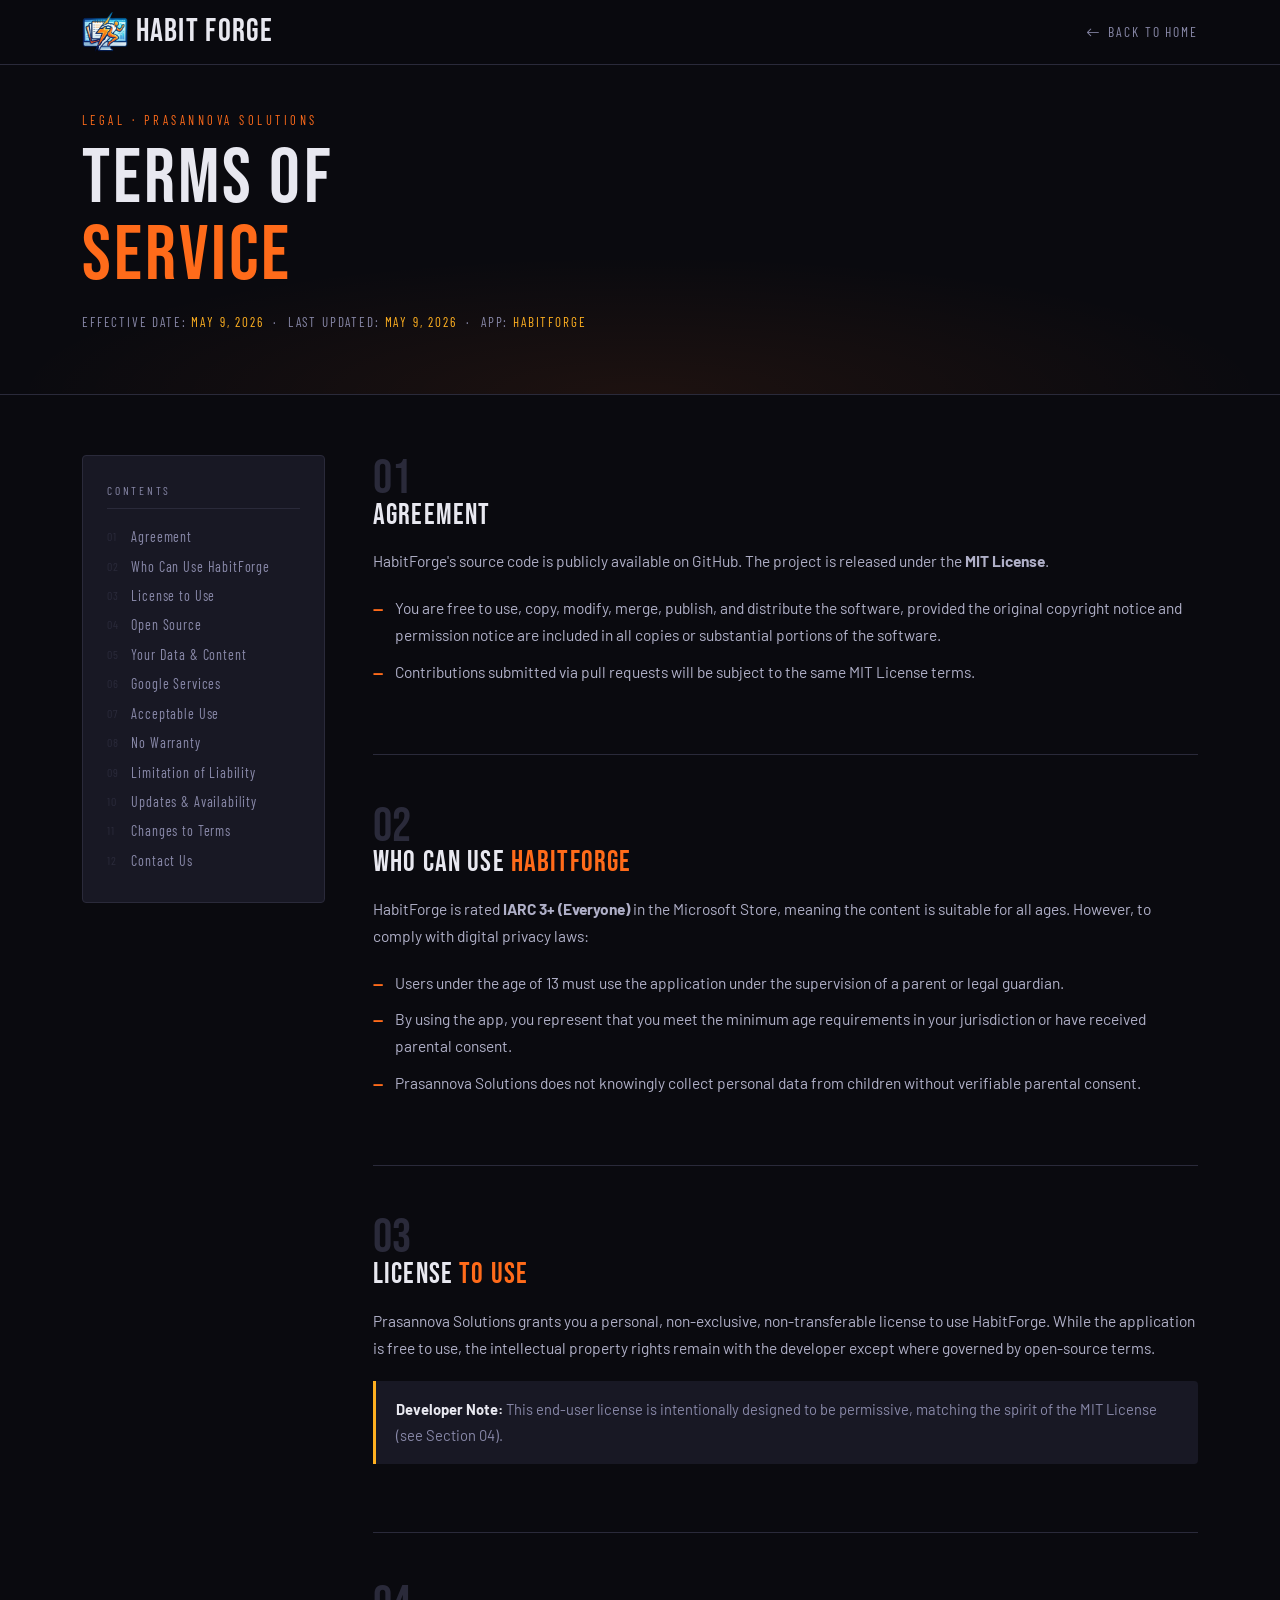
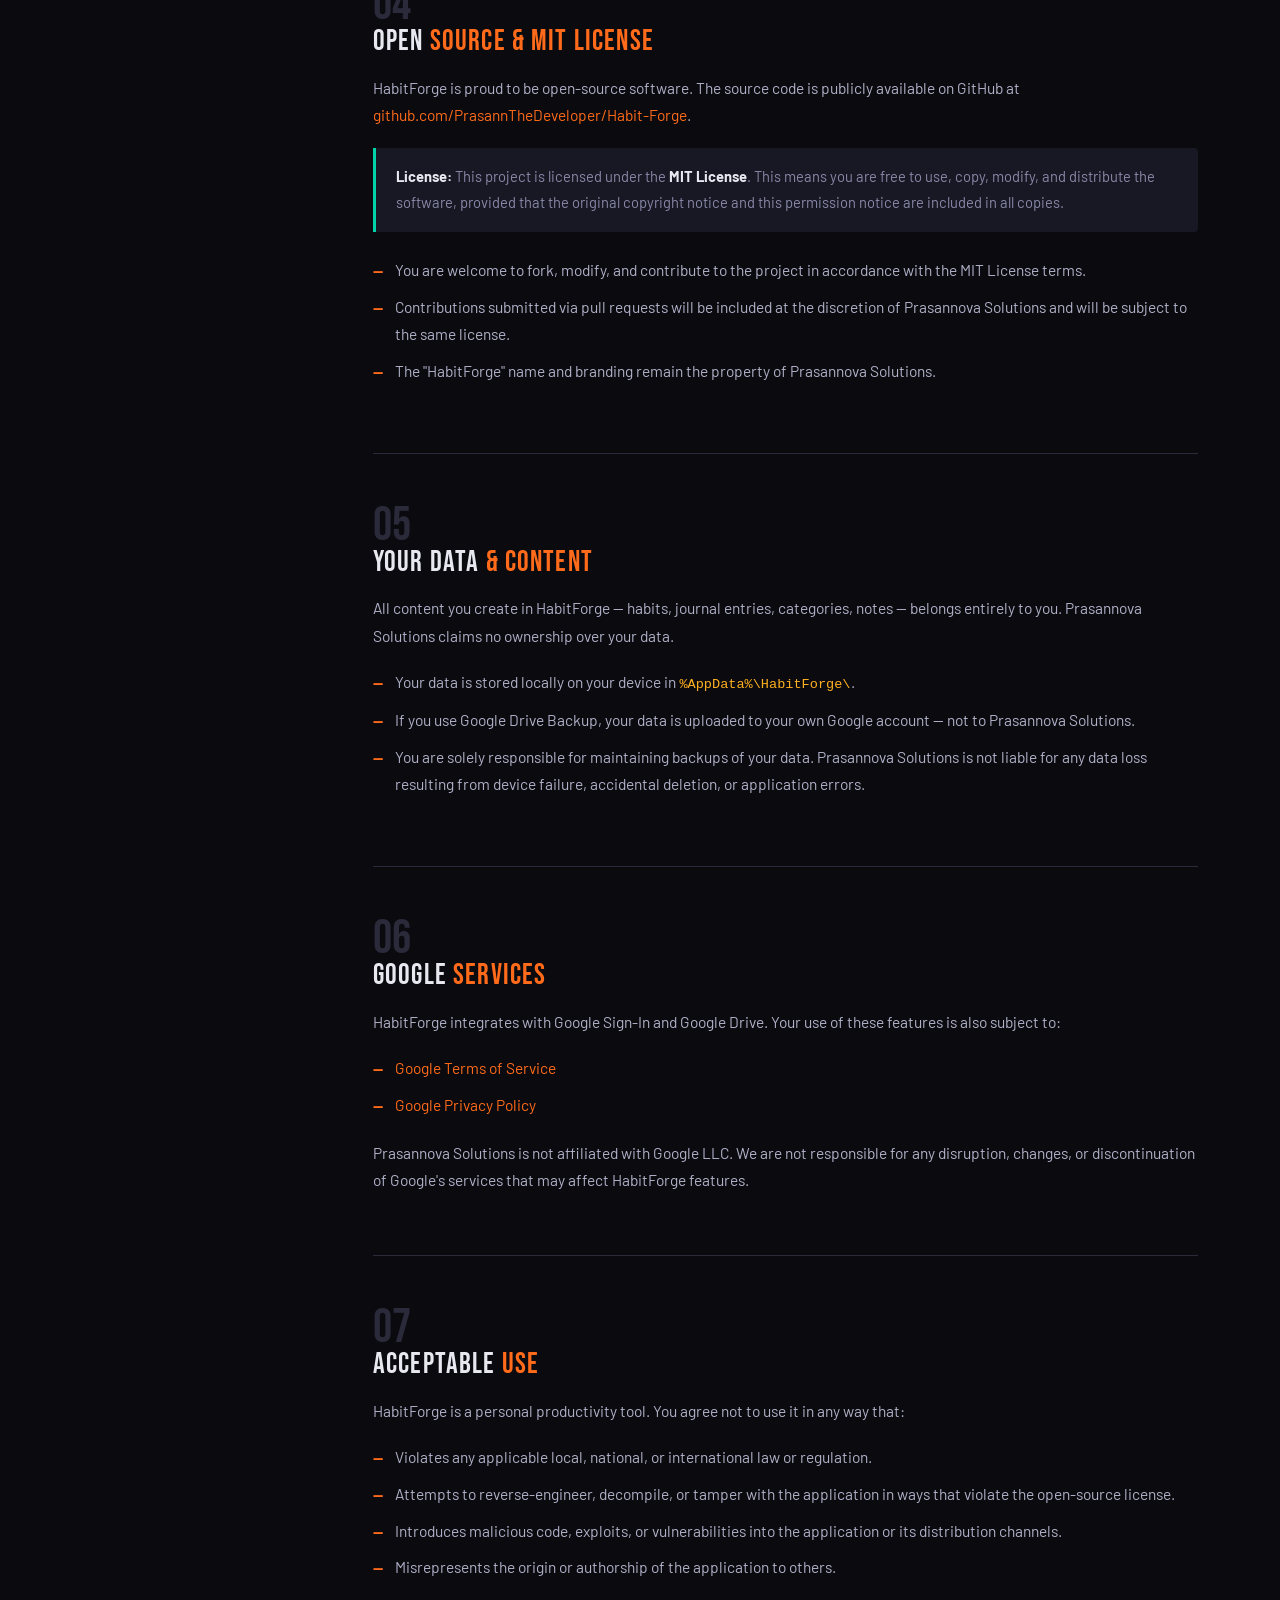
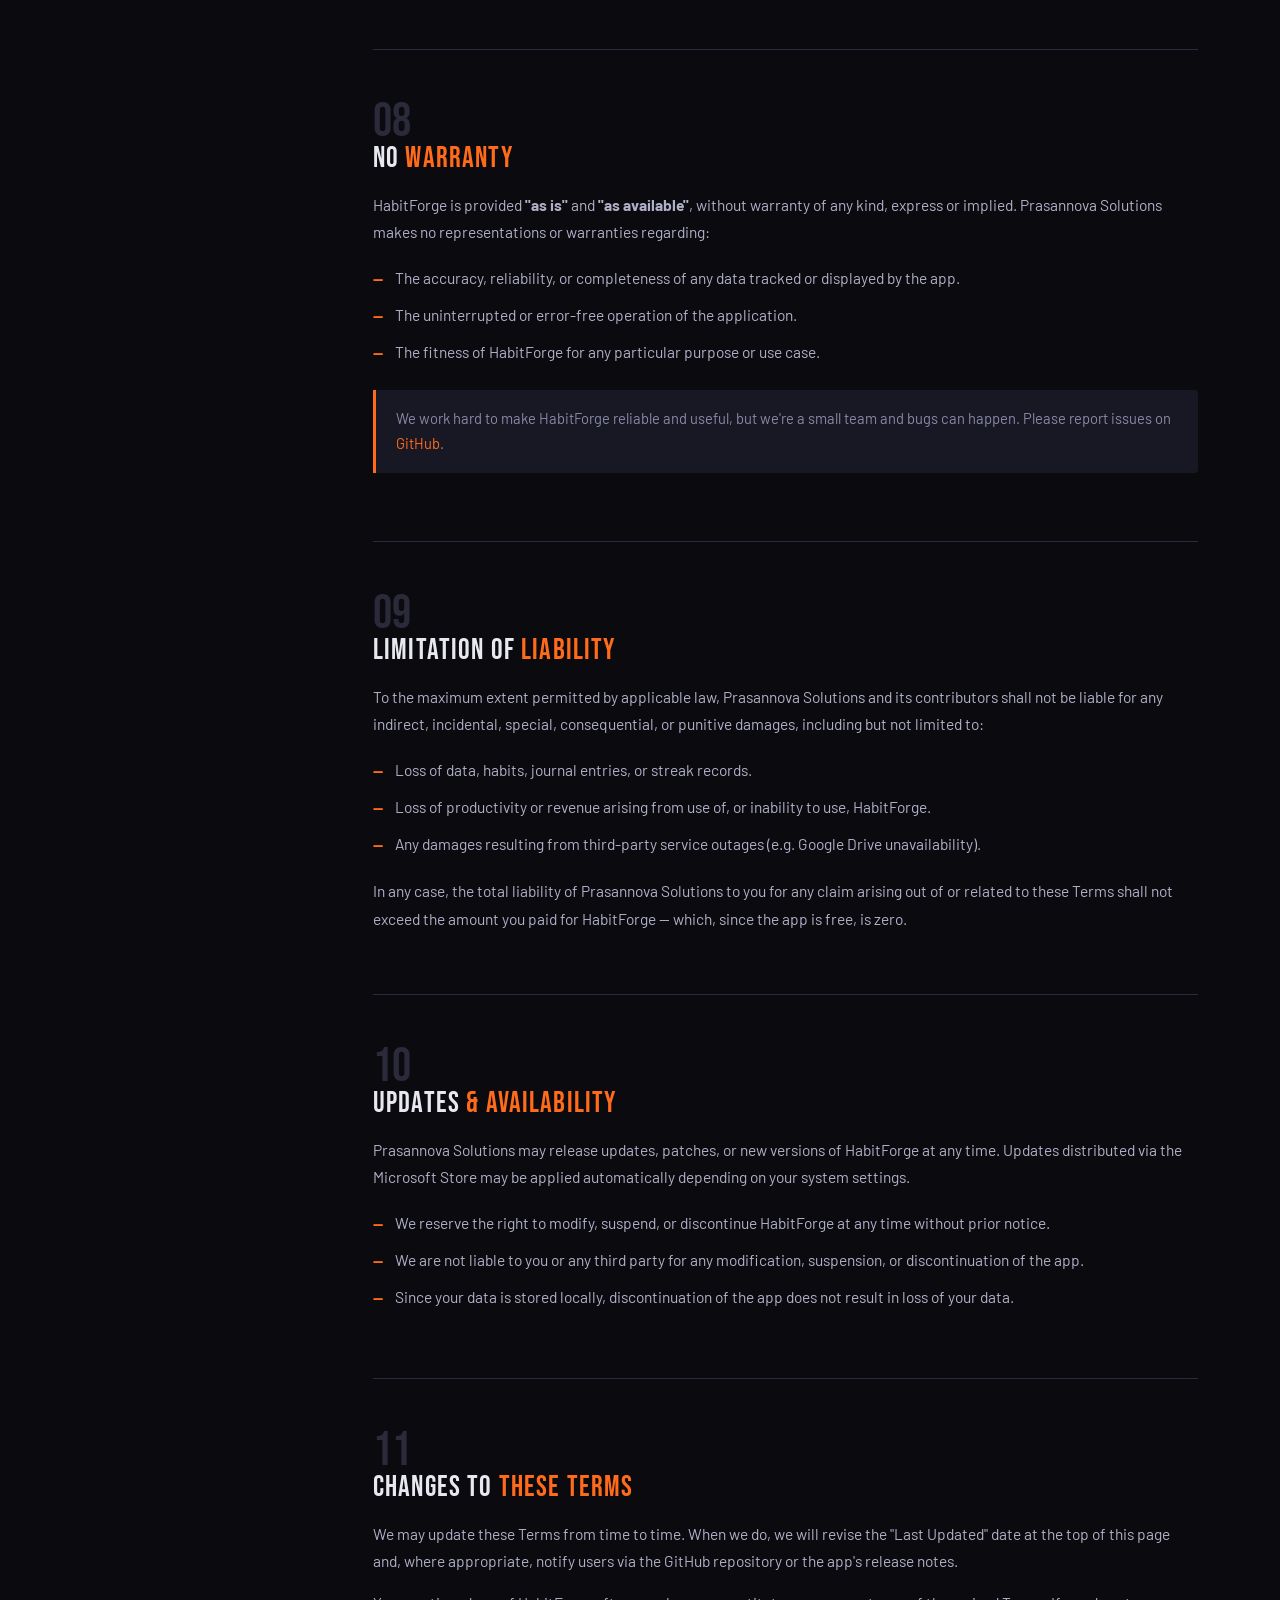
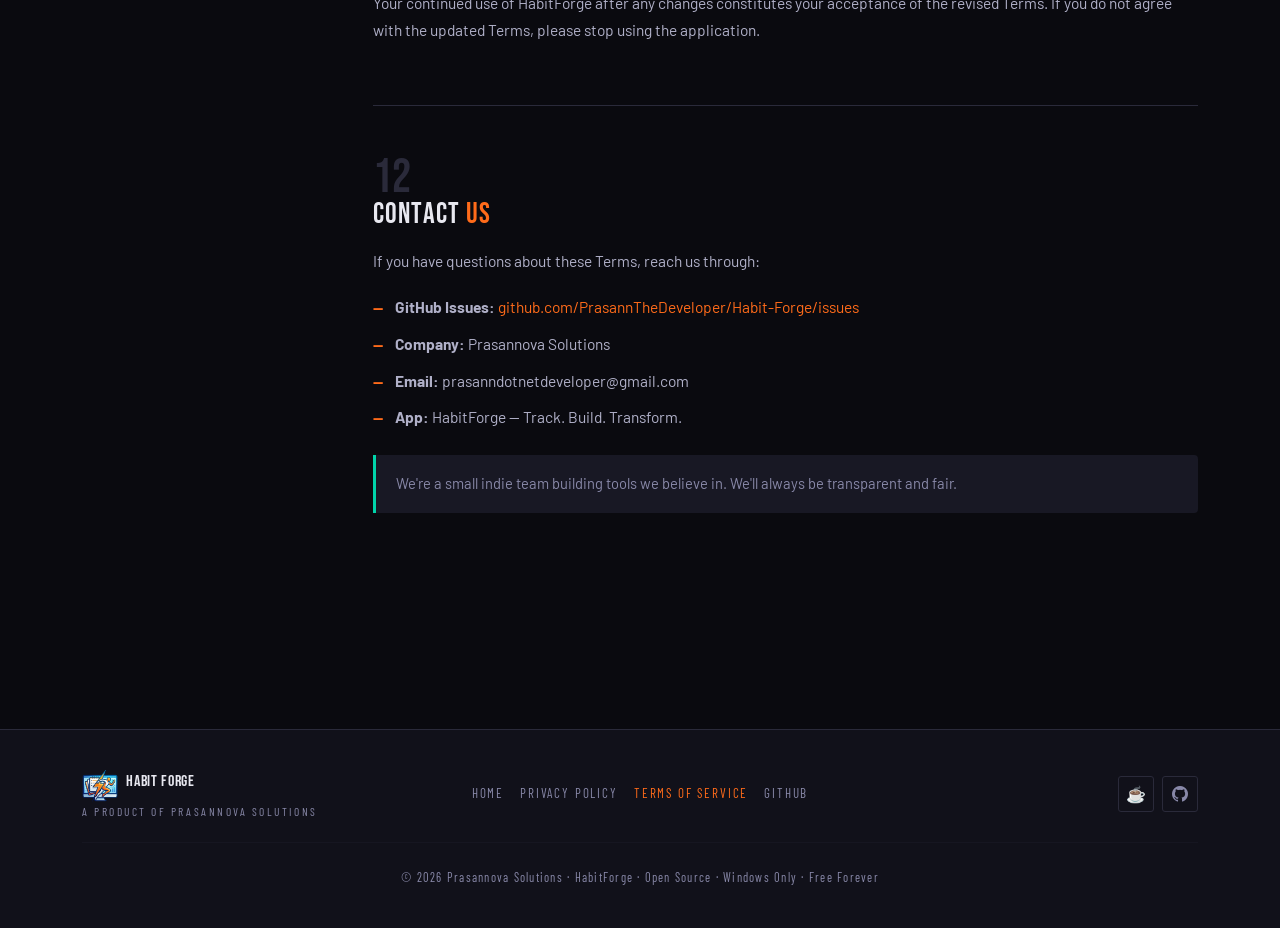
<file: TermsOfService.html>
<!DOCTYPE html>
<html lang="en">
<head>
  <meta charset="UTF-8" />
  <meta name="viewport" content="width=device-width, initial-scale=1.0" />
  <title>Terms of Service – HabitForge · Prasannova Solutions</title>

  <link href="https://cdn.jsdelivr.net/npm/bootstrap@5.3.3/dist/css/bootstrap.min.css" rel="stylesheet" />
  <link href="https://cdn.jsdelivr.net/npm/bootstrap-icons@1.11.3/font/bootstrap-icons.min.css" rel="stylesheet" />
  <link href="https://fonts.googleapis.com/css2?family=Bebas+Neue&family=Barlow:wght@300;400;500;600;700&family=Barlow+Condensed:wght@400;600;700&display=swap" rel="stylesheet" />
    <link href="staticFiles/styles.css" rel="stylesheet" />
  <!-- Reuse all styles from privacy-policy.html -->
  <link href="PrivacyPolicy.html" rel="stylesheet" />
  <style>
    /* ── Copy of shared design tokens & classes from privacy-policy.html ── */
    :root {
      --forge-black:  #0a0a0f;
      --forge-dark:   #11111a;
      --forge-panel:  #181824;
      --forge-border: #2a2a3a;
      --forge-orange: #ff6b1a;
      --forge-amber:  #ffb020;
      --forge-teal:   #00d4aa;
      --forge-text:   #e8e8f0;
      --forge-muted:  #8888a8;
      --font-display: 'Bebas Neue', sans-serif;
      --font-body:    'Barlow', sans-serif;
      --font-cond:    'Barlow Condensed', sans-serif;
    }
    *, *::before, *::after { box-sizing: border-box; margin: 0; padding: 0; }
    html { scroll-behavior: smooth; }
    body { background-color: var(--forge-black); color: var(--forge-text); font-family: var(--font-body); font-weight: 400; line-height: 1.75; overflow-x: hidden; }
    a { color: var(--forge-orange); text-decoration: none; }
    a:hover { text-decoration: underline; }
    img { max-width: 100%; }
    .hf-nav { position: fixed; top: 0; left: 0; width: 100%; z-index: 1000; background: rgba(10,10,15,.92); backdrop-filter: blur(12px); border-bottom: 1px solid var(--forge-border); padding: .75rem 0; }
    .nav-back { font-family: var(--font-cond); font-size: .85rem; letter-spacing: .14em; text-transform: uppercase; color: var(--forge-muted); display: inline-flex; align-items: center; gap: .4rem; transition: color .2s; text-decoration: none; }
    .nav-back:hover { color: var(--forge-orange); text-decoration: none; }
    .policy-hero { padding-top: 110px; padding-bottom: 60px; background: radial-gradient(ellipse 70% 50% at 50% 100%, rgba(255,107,26,.08) 0%, transparent 70%), var(--forge-black); border-bottom: 1px solid var(--forge-border); }
    .policy-eyebrow { font-family: var(--font-cond); font-size: .78rem; letter-spacing: .28em; text-transform: uppercase; color: var(--forge-orange); margin-bottom: .6rem; display: block; }
    .policy-title { font-family: var(--font-display); font-size: clamp(2.8rem, 6vw, 5rem); line-height: 1; letter-spacing: .04em; }
    .policy-meta { font-family: var(--font-cond); font-size: .82rem; letter-spacing: .14em; text-transform: uppercase; color: var(--forge-muted); margin-top: 1rem; }
    .policy-meta span { color: var(--forge-amber); }
    .policy-wrap { padding: 60px 0 100px; }
    .toc-sidebar { position: sticky; top: 90px; background: var(--forge-panel); border: 1px solid var(--forge-border); border-radius: 4px; padding: 1.5rem; }
    .toc-heading { font-family: var(--font-cond); font-size: .72rem; letter-spacing: .24em; text-transform: uppercase; color: var(--forge-muted); margin-bottom: 1rem; padding-bottom: .5rem; border-bottom: 1px solid var(--forge-border); }
    .toc-list { list-style: none; padding: 0; margin: 0; }
    .toc-list li { margin-bottom: .3rem; }
    .toc-list a { font-family: var(--font-cond); font-size: .88rem; letter-spacing: .06em; color: var(--forge-muted); display: flex; align-items: flex-start; gap: .4rem; transition: color .2s; text-decoration: none; }
    .toc-list a:hover { color: var(--forge-orange); }
    .toc-num { color: var(--forge-border); font-size: .75rem; min-width: 18px; padding-top: 1px; }
    .policy-section { margin-bottom: 3rem; padding-bottom: 3rem; border-bottom: 1px solid var(--forge-border); }
    .policy-section:last-child { border-bottom: none; }
    .section-number { font-family: var(--font-display); font-size: 3rem; color: var(--forge-border); line-height: 1; margin-bottom: -.2rem; }
    .section-heading { font-family: var(--font-display); font-size: 1.8rem; letter-spacing: .04em; color: var(--forge-text); margin-bottom: 1rem; }
    .section-heading .accent { color: var(--forge-orange); }
    .policy-body p { color: #b0b0c8; margin-bottom: .9rem; font-size: .97rem; }
    .policy-body ul { list-style: none; padding: 0; margin: .5rem 0 1rem; }
    .policy-body ul li { color: #b0b0c8; font-size: .97rem; padding: .3rem 0 .3rem 1.4rem; position: relative; }
    .policy-body ul li::before { content: '—'; position: absolute; left: 0; color: var(--forge-orange); font-weight: 700; }
    .callout { background: var(--forge-panel); border-left: 3px solid var(--forge-orange); border-radius: 0 4px 4px 0; padding: 1rem 1.25rem; margin: 1.25rem 0; }
    .callout.teal  { border-color: var(--forge-teal); }
    .callout.amber { border-color: var(--forge-amber); }
    .callout p { margin: 0; font-size: .92rem; color: var(--forge-muted); }
    .callout strong { color: var(--forge-text); }
    .footer { background: var(--forge-dark); border-top: 1px solid var(--forge-border); padding: 2.5rem 0; }
    .footer-link { font-family: var(--font-cond); font-size: .82rem; letter-spacing: .14em; text-transform: uppercase; color: var(--forge-muted); transition: color .2s; text-decoration: none; }
    .footer-link:hover { color: var(--forge-orange); }
    .hf-tagline-nav { font-family: var(--font-cond); font-size: .72rem; letter-spacing: .22em; text-transform: uppercase; color: var(--forge-muted); }
    .social-icon { width: 36px; height: 36px; border: 1px solid var(--forge-border); border-radius: 3px; display: inline-flex; align-items: center; justify-content: center; font-size: 1rem; color: var(--forge-muted); transition: all .2s; text-decoration: none; }
    .social-icon:hover { border-color: var(--forge-orange); color: var(--forge-orange); }
  </style>
</head>
<body>

  <!-- NAV -->
  <nav class="hf-nav">
    <div class="container">
      <div class="row align-items-center">
        <div class="col-auto">
                <a href="#hero"
                   class="d-flex align-items-center gap-2 text-decoration-none">

                    <img src="images/Logo3.png"
                         alt="HabitForge icon"
                         style="height: 40px; width: auto;" />

                      <h2 class="m-0" style="color: var(--forge-text);">Habit Forge</h2>
                </a>
            </div>
        <div class="col d-flex justify-content-end">
          <a href="index.html" class="nav-back">
            <i class="bi bi-arrow-left"></i> Back to Home
          </a>
        </div>
      </div>
    </div>
  </nav>

  <!-- HERO BANNER -->
  <div class="policy-hero">
    <div class="container">
      <span class="policy-eyebrow">Legal · Prasannova Solutions</span>
      <h1 class="policy-title">TERMS OF<br><span style="color:var(--forge-orange);">SERVICE</span></h1>
      <div class="policy-meta">
        Effective Date: <span>May 9, 2026</span> &nbsp;·&nbsp;
        Last Updated: <span>May 9, 2026</span> &nbsp;·&nbsp;
        App: <span>HabitForge</span>
      </div>
    </div>
  </div>

  <!-- BODY -->
  <div class="policy-wrap">
    <div class="container">
      <div class="row gx-5 gy-4">

        <!-- SIDEBAR TOC -->
        <div class="col-lg-3 d-none d-lg-block">
          <div class="toc-sidebar">
            <div class="toc-heading">Contents</div>
            <ul class="toc-list">
              <li><a href="#t1"><span class="toc-num">01</span>Agreement</a></li>
              <li><a href="#t2"><span class="toc-num">02</span>Who Can Use HabitForge</a></li>
              <li><a href="#t3"><span class="toc-num">03</span>License to Use</a></li>
              <li><a href="#t4"><span class="toc-num">04</span>Open Source</a></li>
              <li><a href="#t5"><span class="toc-num">05</span>Your Data &amp; Content</a></li>
              <li><a href="#t6"><span class="toc-num">06</span>Google Services</a></li>
              <li><a href="#t7"><span class="toc-num">07</span>Acceptable Use</a></li>
              <li><a href="#t8"><span class="toc-num">08</span>No Warranty</a></li>
              <li><a href="#t9"><span class="toc-num">09</span>Limitation of Liability</a></li>
              <li><a href="#t10"><span class="toc-num">10</span>Updates &amp; Availability</a></li>
              <li><a href="#t11"><span class="toc-num">11</span>Changes to Terms</a></li>
              <li><a href="#t12"><span class="toc-num">12</span>Contact Us</a></li>
            </ul>
          </div>
        </div>

        <!-- MAIN CONTENT -->
        <div class="col-lg-9">

          <!-- 01 -->
          <div class="policy-section" id="t1">
            <div class="section-number">01</div>
            <h2 class="section-heading">Agreement</h2>
            <div class="policy-body">
  <p>HabitForge's source code is publicly available on GitHub. The project is released under the <strong>MIT License</strong>.</p>
  <ul>
    <li>You are free to use, copy, modify, merge, publish, and distribute the software, provided the original copyright notice and permission notice are included in all copies or substantial portions of the software.</li>
    <li>Contributions submitted via pull requests will be subject to the same MIT License terms.</li>
  </ul>
</div>
          </div>

          <!-- 02 -->
          <div class="policy-section" id="t2">
            <div class="section-number">02</div>
            <h2 class="section-heading">Who Can Use <span class="accent">HabitForge</span></h2>
            <div class="policy-body">
              <p>HabitForge is rated <strong>IARC 3+ (Everyone)</strong> in the Microsoft Store, meaning the content is suitable for all ages. However, to comply with digital privacy laws:</p>
    <ul>
      <li>Users under the age of 13 must use the application under the supervision of a parent or legal guardian.</li>
      <li>By using the app, you represent that you meet the minimum age requirements in your jurisdiction or have received parental consent.</li>
      <li>Prasannova Solutions does not knowingly collect personal data from children without verifiable parental consent.</li>
    </ul>
            </div>
          </div>

          <!-- 03 -->
          <div class="policy-section" id="t3">
            <div class="section-number">03</div>
            <h2 class="section-heading">License <span class="accent">to Use</span></h2>
            <div class="policy-body">
              <p>Prasannova Solutions grants you a personal, non-exclusive, non-transferable license to use HabitForge. While the application is free to use, the intellectual property rights remain with the developer except where governed by open-source terms.</p>
    <div class="callout amber">
      <p><strong>Developer Note:</strong> This end-user license is intentionally designed to be permissive, matching the spirit of the MIT License (see Section 04).</p>
    </div>
            </div>
          </div>

          <!-- 04 -->
          <div class="policy-section" id="t4">
            <div class="section-number">04</div>
            <h2 class="section-heading">Open <span class="accent">Source & MIT License</span></h2>
            <div class="policy-body">
              <p>HabitForge is proud to be open-source software. The source code is publicly available on GitHub at 
                 <a href="https://github.com/PrasannTheDeveloper/Habit-Forge" target="_blank">github.com/PrasannTheDeveloper/Habit-Forge</a>.</p>
              
              <div class="callout teal">
                <p><strong>License:</strong> This project is licensed under the <strong>MIT License</strong>. 
                This means you are free to use, copy, modify, and distribute the software, provided that the original copyright notice and this permission notice are included in all copies.</p>
              </div>

              <ul>
                <li>You are welcome to fork, modify, and contribute to the project in accordance with the MIT License terms.</li>
                <li>Contributions submitted via pull requests will be included at the discretion of Prasannova Solutions and will be subject to the same license.</li>
                <li>The "HabitForge" name and branding remain the property of Prasannova Solutions.</li>
              </ul>
            </div>
          </div>

          <!-- 05 -->
          <div class="policy-section" id="t5">
            <div class="section-number">05</div>
            <h2 class="section-heading">Your Data <span class="accent">&amp; Content</span></h2>
            <div class="policy-body">
              <p>All content you create in HabitForge — habits, journal entries, categories, notes — belongs entirely to you. Prasannova Solutions claims no ownership over your data.</p>
              <ul>
                <li>Your data is stored locally on your device in <code style="color:var(--forge-amber);">%AppData%\HabitForge\</code>.</li>
                <li>If you use Google Drive Backup, your data is uploaded to your own Google account — not to Prasannova Solutions.</li>
                <li>You are solely responsible for maintaining backups of your data. Prasannova Solutions is not liable for any data loss resulting from device failure, accidental deletion, or application errors.</li>
              </ul>
            </div>
          </div>

          <!-- 06 -->
          <div class="policy-section" id="t6">
            <div class="section-number">06</div>
            <h2 class="section-heading">Google <span class="accent">Services</span></h2>
            <div class="policy-body">
              <p>HabitForge integrates with Google Sign-In and Google Drive. Your use of these features is also subject to:</p>
              <ul>
                <li><a href="https://policies.google.com/terms" target="_blank">Google Terms of Service</a></li>
                <li><a href="https://policies.google.com/privacy" target="_blank">Google Privacy Policy</a></li>
              </ul>
              <p>Prasannova Solutions is not affiliated with Google LLC. We are not responsible for any disruption, changes, or discontinuation of Google's services that may affect HabitForge features.</p>
            </div>
          </div>

          <!-- 07 -->
          <div class="policy-section" id="t7">
            <div class="section-number">07</div>
            <h2 class="section-heading">Acceptable <span class="accent">Use</span></h2>
            <div class="policy-body">
              <p>HabitForge is a personal productivity tool. You agree not to use it in any way that:</p>
              <ul>
                <li>Violates any applicable local, national, or international law or regulation.</li>
                <li>Attempts to reverse-engineer, decompile, or tamper with the application in ways that violate the open-source license.</li>
                <li>Introduces malicious code, exploits, or vulnerabilities into the application or its distribution channels.</li>
                <li>Misrepresents the origin or authorship of the application to others.</li>
              </ul>
            </div>
          </div>

          <!-- 08 -->
          <div class="policy-section" id="t8">
            <div class="section-number">08</div>
            <h2 class="section-heading">No <span class="accent">Warranty</span></h2>
            <div class="policy-body">
              <p>HabitForge is provided <strong>"as is"</strong> and <strong>"as available"</strong>, without warranty of any kind, express or implied. Prasannova Solutions makes no representations or warranties regarding:</p>
              <ul>
                <li>The accuracy, reliability, or completeness of any data tracked or displayed by the app.</li>
                <li>The uninterrupted or error-free operation of the application.</li>
                <li>The fitness of HabitForge for any particular purpose or use case.</li>
              </ul>
              <div class="callout">
                <p>We work hard to make HabitForge reliable and useful, but we're a small team and bugs can happen. Please report issues on <a href="https://github.com/PrasannTheDeveloper/Habit-Forge/issues" target="_blank">GitHub</a>.</p>
              </div>
            </div>
          </div>

          <!-- 09 -->
          <div class="policy-section" id="t9">
            <div class="section-number">09</div>
            <h2 class="section-heading">Limitation of <span class="accent">Liability</span></h2>
            <div class="policy-body">
              <p>To the maximum extent permitted by applicable law, Prasannova Solutions and its contributors shall not be liable for any indirect, incidental, special, consequential, or punitive damages, including but not limited to:</p>
              <ul>
                <li>Loss of data, habits, journal entries, or streak records.</li>
                <li>Loss of productivity or revenue arising from use of, or inability to use, HabitForge.</li>
                <li>Any damages resulting from third-party service outages (e.g. Google Drive unavailability).</li>
              </ul>
              <p>In any case, the total liability of Prasannova Solutions to you for any claim arising out of or related to these Terms shall not exceed the amount you paid for HabitForge — which, since the app is free, is zero.</p>
            </div>
          </div>

          <!-- 10 -->
          <div class="policy-section" id="t10">
            <div class="section-number">10</div>
            <h2 class="section-heading">Updates <span class="accent">&amp; Availability</span></h2>
            <div class="policy-body">
              <p>Prasannova Solutions may release updates, patches, or new versions of HabitForge at any time. Updates distributed via the Microsoft Store may be applied automatically depending on your system settings.</p>
              <ul>
                <li>We reserve the right to modify, suspend, or discontinue HabitForge at any time without prior notice.</li>
                <li>We are not liable to you or any third party for any modification, suspension, or discontinuation of the app.</li>
                <li>Since your data is stored locally, discontinuation of the app does not result in loss of your data.</li>
              </ul>
            </div>
          </div>

          <!-- 11 -->
          <div class="policy-section" id="t11">
            <div class="section-number">11</div>
            <h2 class="section-heading">Changes to <span class="accent">These Terms</span></h2>
            <div class="policy-body">
              <p>We may update these Terms from time to time. When we do, we will revise the "Last Updated" date at the top of this page and, where appropriate, notify users via the GitHub repository or the app's release notes.</p>
              <p>Your continued use of HabitForge after any changes constitutes your acceptance of the revised Terms. If you do not agree with the updated Terms, please stop using the application.</p>
            </div>
          </div>

          <!-- 12 -->
          <div class="policy-section" id="t12">
            <div class="section-number">12</div>
            <h2 class="section-heading">Contact <span class="accent">Us</span></h2>
            <div class="policy-body">
              <p>If you have questions about these Terms, reach us through:</p>
              <ul>
                <li><strong>GitHub Issues:</strong> <a href="https://github.com/PrasannTheDeveloper/Habit-Forge/issues" target="_blank">github.com/PrasannTheDeveloper/Habit-Forge/issues</a></li>
                <li><strong>Company:</strong> Prasannova Solutions</li>
                <li><strong>Email:</strong> prasanndotnetdeveloper@gmail.com</li>
                <li><strong>App:</strong> HabitForge — Track. Build. Transform.</li>
              </ul>
              <div class="callout teal">
                <p>We're a small indie team building tools we believe in. We'll always be transparent and fair.</p>
              </div>
            </div>
          </div>

        </div>
      </div>
    </div>
  </div>

  <!-- FOOTER -->
  <footer class="footer">
    <div class="container">
      <div class="row align-items-center gy-3">
        <div class="col-lg-4">
          <div class="d-flex align-items-center gap-2 mb-1">
            <img src="images/Logo3.png" alt="HabitForge icon" style="height:32px;width:auto;" />
            <h6>Habit Forge</h6>
          </div>
          <div class="hf-tagline-nav">A product of Prasannova Solutions</div>
        </div>
        <div class="col-lg-4 d-flex flex-wrap gap-3 justify-content-lg-center">
          <a href="index.html" class="footer-link">Home</a>
          <a href="PrivacyPolicy.html" class="footer-link">Privacy Policy</a>
          <a href="TermsOfService.html" class="footer-link" style="color:var(--forge-orange);">Terms of Service</a>
          <a href="https://github.com/PrasannTheDeveloper/Habit-Forge" target="_blank" class="footer-link">GitHub</a>
        </div>
        <div class="col-lg-4 d-flex gap-2 justify-content-lg-end">
          <!-- <a href="https://instagram.com" target="_blank" class="social-icon" title="Instagram"><i class="bi bi-instagram"></i></a>
          <a href="https://linkedin.com" target="_blank" class="social-icon" title="LinkedIn"><i class="bi bi-linkedin"></i></a>
          <a href="https://x.com" target="_blank" class="social-icon" title="X"><i class="bi bi-twitter-x"></i></a> -->
          <a href="https://ko-fi.com" target="_blank" class="social-icon" title="Ko-fi">☕</a>
          <a href="https://github.com/PrasannTheDeveloper/Habit-Forge" target="_blank" class="social-icon" title="GitHub"><i class="bi bi-github"></i></a>
        </div>
      </div>
      <hr style="border-color:var(--forge-border);margin:1.5rem 0;" />
      <div class="text-center" style="color:var(--forge-muted);font-size:.78rem;font-family:var(--font-cond);letter-spacing:.1em;">
        © 2026 Prasannova Solutions · HabitForge · Open Source · Windows Only · Free Forever
      </div>
    </div>
  </footer>

  <script src="https://cdn.jsdelivr.net/npm/bootstrap@5.3.3/dist/js/bootstrap.bundle.min.js"></script>
</body>
</html>
</file>
<file: staticFiles/styles.css>
/* ============================================================
       DESIGN TOKENS  –  dark-forge theme
    ============================================================ */
    :root {
      --forge-black:   #0a0a0f;
      --forge-dark:    #11111a;
      --forge-panel:   #181824;
      --forge-border:  #2a2a3a;
      --forge-orange:  #ff6b1a;
      --forge-amber:   #ffb020;
      --forge-teal:    #00d4aa;
      --forge-text:    #e8e8f0;
      --forge-muted:   #8888a8;
      --font-display:  'Bebas Neue', sans-serif;
      --font-body:     'Barlow', sans-serif;
      --font-cond:     'Barlow Condensed', sans-serif;
    }

    /* ============================================================
       BASE
    ============================================================ */
    *, *::before, *::after { box-sizing: border-box; margin: 0; padding: 0; }

    html { scroll-behavior: smooth; }

    body {
      background-color: var(--forge-black);
      color: var(--forge-text);
      font-family: var(--font-body);
      font-weight: 400;
      line-height: 1.65;
      overflow-x: hidden;
    }

    h1,h2,h3,h4,h5,h6 { font-family: var(--font-display); letter-spacing: .04em; line-height: 1.1; }
    a { color: inherit; text-decoration: none; }
    img { max-width: 100%; }

    /* ============================================================
       NAVBAR
    ============================================================ */
    .hf-nav {
      position: fixed; top: 0; left: 0; width: 100%; z-index: 1000;
      background: rgba(10,10,15,.88);
      backdrop-filter: blur(12px);
      border-bottom: 1px solid var(--forge-border);
      padding: .75rem 0;
    }

    .hf-logo {
      font-family: var(--font-display);
      font-size: 1.7rem;
      letter-spacing: .08em;
      color: var(--forge-text);
    }
    .hf-logo span { color: var(--forge-orange); }

    .hf-tagline-nav {
      font-family: var(--font-cond);
      font-size: .75rem;
      letter-spacing: .25em;
      color: var(--forge-muted);
      text-transform: uppercase;
      line-height: 1;
    }

    .nav-link-hf {
      font-family: var(--font-cond);
      font-size: .9rem;
      letter-spacing: .12em;
      text-transform: uppercase;
      color: var(--forge-muted);
      padding: .3rem .75rem;
      transition: color .2s;
    }
    .nav-link-hf:hover { color: var(--forge-orange); }

    /* ============================================================
       BUTTONS
    ============================================================ */
    .btn-forge {
      font-family: var(--font-cond);
      font-size: 1rem;
      font-weight: 700;
      letter-spacing: .15em;
      text-transform: uppercase;
      padding: .75rem 2rem;
      border-radius: 3px;
      border: none;
      cursor: pointer;
      display: inline-flex; align-items: center; gap: .5rem;
      transition: filter .2s, transform .15s;
    }
    .btn-forge:hover { filter: brightness(1.15); transform: translateY(-1px); }
    .btn-forge:active { transform: translateY(0); }

    .btn-primary-forge {
      background: linear-gradient(135deg, var(--forge-orange), var(--forge-amber));
      color: #000;
    }
    .btn-secondary-forge {
      background: transparent;
      color: var(--forge-text);
      border: 1px solid var(--forge-border);
    }
    .btn-secondary-forge:hover { border-color: var(--forge-orange); color: var(--forge-orange); }

    /* ============================================================
       HERO
    ============================================================ */
    .hero-section {
      min-height: 100vh;
      background:
        radial-gradient(ellipse 80% 60% at 50% 80%, rgba(255,107,26,.10) 0%, transparent 70%),
        radial-gradient(ellipse 60% 40% at 80% 20%, rgba(0,212,170,.06) 0%, transparent 60%),
        var(--forge-black);
      display: flex; align-items: center;
      padding-top: 90px;
    }

    .hero-badge {
      font-family: var(--font-cond);
      font-size: .8rem;
      letter-spacing: .22em;
      text-transform: uppercase;
      color: var(--forge-orange);
      border: 1px solid rgba(255,107,26,.35);
      display: inline-block;
      padding: .25rem .9rem;
      border-radius: 2px;
      margin-bottom: 1.25rem;
    }

    .hero-title {
      font-size: clamp(2rem, 7vw, 6rem);
      color: var(--forge-text);
      line-height: 1;
    }
    .hero-title .accent { color: var(--forge-orange); }

    .hero-subtitle {
      font-size: clamp(1rem, 2vw, 1.25rem);
      color: var(--forge-muted);
      font-weight: 300;
      max-width: 540px;
      margin-top: 1rem;
    }

    .hero-stats {
      border-top: 1px solid var(--forge-border);
      padding-top: 1.5rem;
      margin-top: 2.5rem;
    }
    .stat-value {
      font-family: var(--font-display);
      font-size: 2.2rem;
      color: var(--forge-amber);
    }
    .stat-label {
      font-family: var(--font-cond);
      font-size: .78rem;
      letter-spacing: .18em;
      text-transform: uppercase;
      color: var(--forge-muted);
    }

    .hero-screenshot {
      border-radius: 6px;
      border: 1px solid var(--forge-border);
      box-shadow: 0 40px 80px rgba(0,0,0,.6), 0 0 0 1px rgba(255,107,26,.08);
      transform: perspective(1200px) rotateY(-4deg) rotateX(2deg);
      transition: transform .4s ease;
    }
    .hero-screenshot:hover { transform: perspective(1200px) rotateY(0deg) rotateX(0deg); }

    /* ============================================================
       SECTION SHARED
    ============================================================ */
    .section-title {
      font-size: clamp(2rem, 5vw, 3.5rem);
    }
    .section-eyebrow {
      font-family: var(--font-cond);
      font-size: .8rem;
      letter-spacing: .28em;
      text-transform: uppercase;
      color: var(--forge-orange);
      margin-bottom: .5rem;
      display: block;
    }
    .section-divider {
      height: 2px;
      width: 48px;
      background: linear-gradient(90deg, var(--forge-orange), transparent);
      margin: 1.25rem 0;
    }

    /* ============================================================
       RANK SYSTEM
    ============================================================ */
    .ranks-section { background: var(--forge-dark); padding: 100px 0; }

    .rank-card {
      background: var(--forge-panel);
      border: 1px solid var(--forge-border);
      border-radius: 4px;
      padding: 1.25rem 1rem;
      text-align: center;
      transition: border-color .2s, transform .2s;
      height: 100%;
    }
    .rank-card:hover { border-color: var(--forge-orange); transform: translateY(-4px); }
    .rank-icon { font-size: 1.6rem; margin-bottom: .4rem; }
    .rank-name {
      font-family: var(--font-display);
      font-size: 1.1rem;
      color: var(--forge-amber);
      letter-spacing: .06em;
    }
    .rank-streak {
      font-family: var(--font-cond);
      font-size: .75rem;
      color: var(--forge-muted);
      letter-spacing: .1em;
    }

    /* ============================================================
       FEATURES
    ============================================================ */
    .features-section { padding: 100px 0; background: var(--forge-black); }

    .feature-card {
      background: var(--forge-panel);
      border: 1px solid var(--forge-border);
      border-radius: 4px;
      padding: 2rem;
      height: 100%;
      transition: border-color .2s;
    }
    .feature-card:hover { border-color: var(--forge-teal); }

    .feature-icon {
      width: 44px; height: 44px;
      background: rgba(255,107,26,.12);
      border-radius: 3px;
      display: flex; align-items: center; justify-content: center;
      font-size: 1.3rem;
      margin-bottom: 1rem;
      color: var(--forge-orange);
    }
    .feature-title {
      font-family: var(--font-cond);
      font-size: 1.1rem;
      font-weight: 700;
      letter-spacing: .08em;
      text-transform: uppercase;
      margin-bottom: .5rem;
    }
    .feature-desc { color: var(--forge-muted); font-size: .92rem; }

    /* ============================================================
       HABIT TYPES
    ============================================================ */
    .types-section { padding: 100px 0; background: var(--forge-dark); }

    .type-pill {
      background: var(--forge-panel);
      border: 1px solid var(--forge-border);
      border-radius: 100px;
      padding: .6rem 1.4rem;
      font-family: var(--font-cond);
      font-size: .92rem;
      letter-spacing: .1em;
      text-transform: uppercase;
      color: var(--forge-muted);
      display: inline-flex; align-items: center; gap: .5rem;
      transition: all .2s;
    }
    .type-pill:hover {
      border-color: var(--forge-teal);
      color: var(--forge-teal);
      background: rgba(0,212,170,.05);
    }

    /* ============================================================
       DOWNLOAD
    ============================================================ */
    .download-section { padding: 100px 0; background: var(--forge-black); }

    .download-card {
      background: var(--forge-panel);
      border: 1px solid var(--forge-border);
      border-radius: 6px;
      padding: 2.5rem;
      transition: border-color .2s;
    }
    .download-card:hover { border-color: var(--forge-orange); }
    .download-platform {
      font-family: var(--font-cond);
      font-size: .75rem;
      letter-spacing: .22em;
      text-transform: uppercase;
      color: var(--forge-muted);
      margin-bottom: .3rem;
    }
    .download-name {
      font-family: var(--font-display);
      font-size: 1.8rem;
      color: var(--forge-text);
    }
    .download-badge {
      font-family: var(--font-cond);
      font-size: .72rem;
      letter-spacing: .18em;
      text-transform: uppercase;
      padding: .2rem .7rem;
      border-radius: 2px;
      border: 1px solid;
    }
    .badge-free { color: var(--forge-teal); border-color: var(--forge-teal); }
    .badge-os   { color: var(--forge-amber); border-color: var(--forge-amber); }

    /* ============================================================
       OPEN SOURCE CALLOUT
    ============================================================ */
    .oss-section {
      padding: 80px 0;
      background: linear-gradient(135deg, rgba(255,107,26,.07) 0%, rgba(0,212,170,.04) 100%),
                  var(--forge-dark);
      border-top: 1px solid var(--forge-border);
      border-bottom: 1px solid var(--forge-border);
    }

    /* ============================================================
       SOCIAL / FOOTER
    ============================================================ */
    .social-icon {
      width: 40px; height: 40px;
      border: 1px solid var(--forge-border);
      border-radius: 3px;
      display: inline-flex; align-items: center; justify-content: center;
      font-size: 1.1rem;
      color: var(--forge-muted);
      transition: all .2s;
    }
    .social-icon:hover { border-color: var(--forge-orange); color: var(--forge-orange); background: rgba(255,107,26,.06); }

    .footer {
      background: var(--forge-dark);
      border-top: 1px solid var(--forge-border);
      padding: 2.5rem 0;
    }
    .footer-link {
      font-family: var(--font-cond);
      font-size: .82rem;
      letter-spacing: .14em;
      text-transform: uppercase;
      color: var(--forge-muted);
      transition: color .2s;
    }
    .footer-link:hover { color: var(--forge-orange); }

    /* ============================================================
       MISC
    ============================================================ */
    .teal { color: var(--forge-teal); }
    .amber { color: var(--forge-amber); }
    .orange { color: var(--forge-orange); }

    .section-sep {
      border: none;
      border-top: 1px solid var(--forge-border);
      margin: 0;
    }

    .streak-bar {
      height: 4px;
      border-radius: 2px;
      background: linear-gradient(90deg, var(--forge-orange), var(--forge-amber));
    }

.rank-image {
  width: 48px;
  height: 48px;
  object-fit: contain;
  border-radius: 12px; /* Adjust this value for more/less rounding */
}

.rank-icon {
  display: flex;
  justify-content: center;
  align-items: center;
  margin-bottom: 12px;
}
</file>
